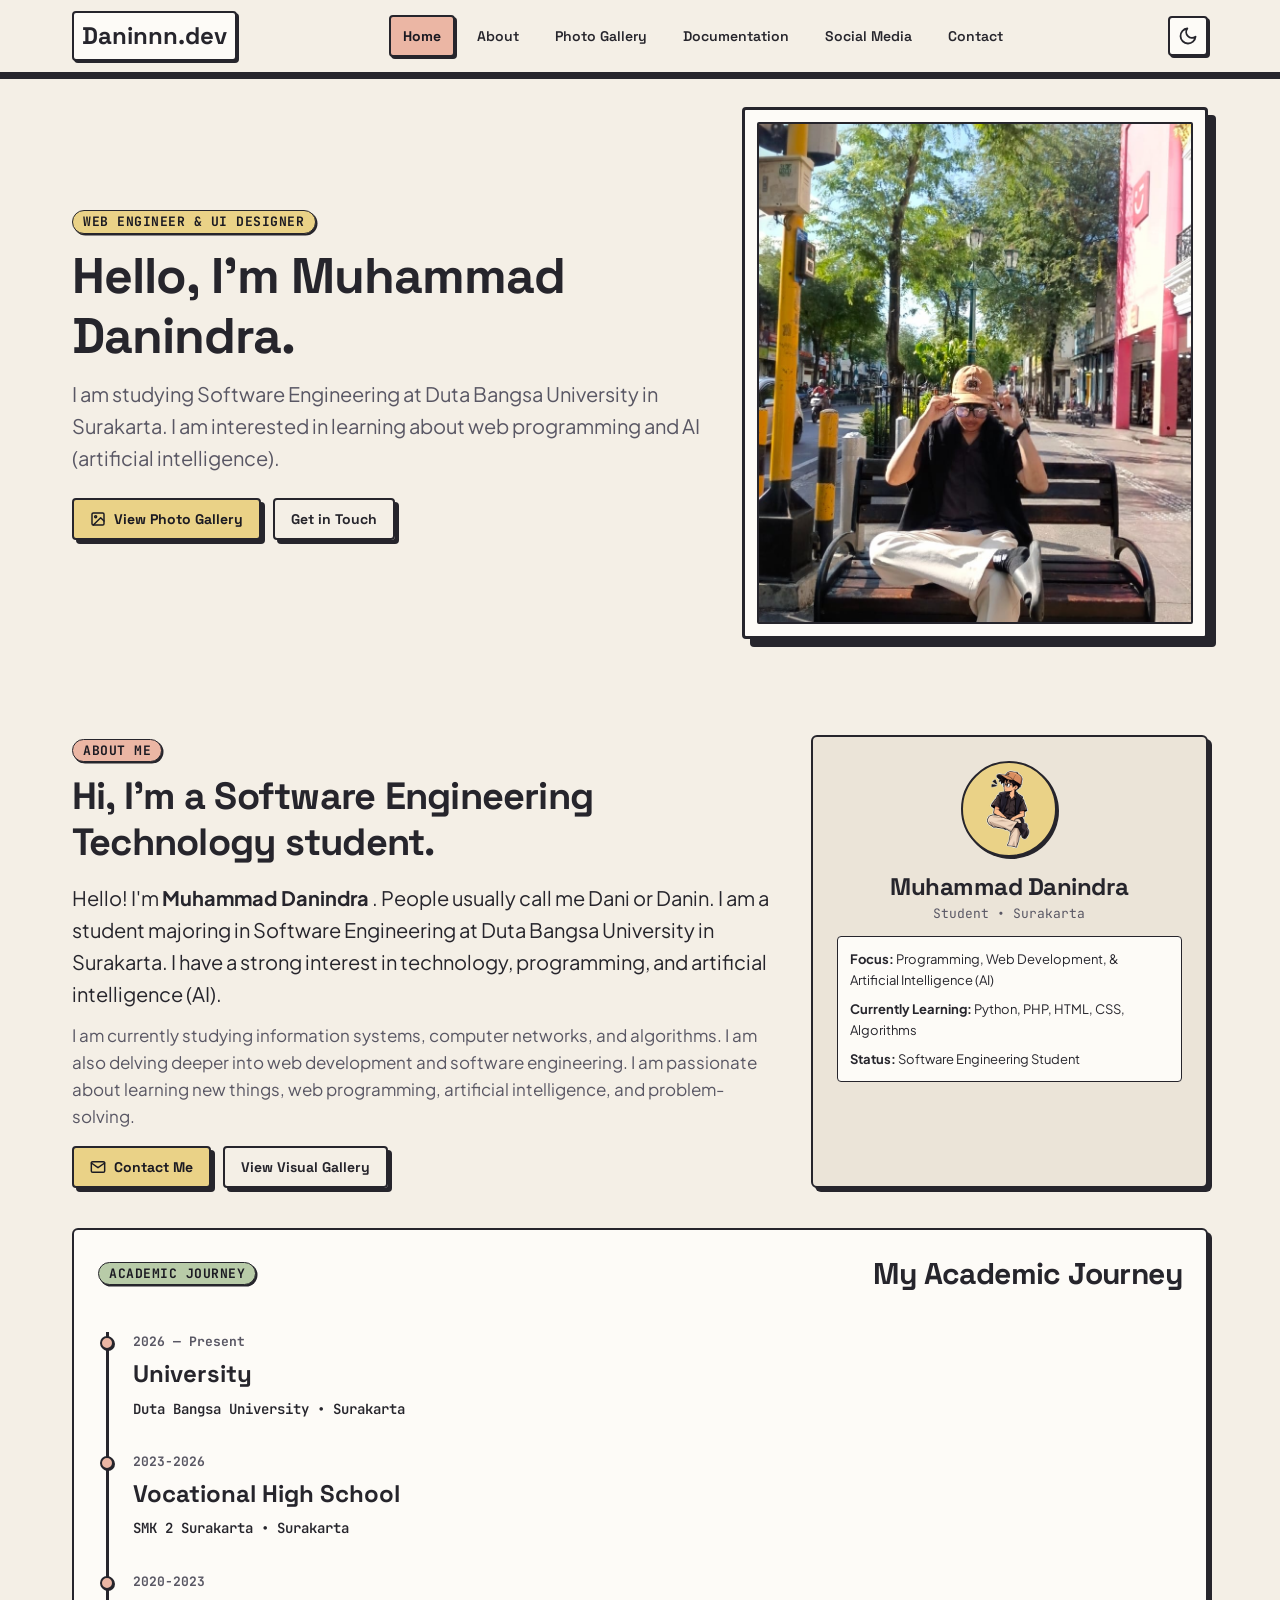
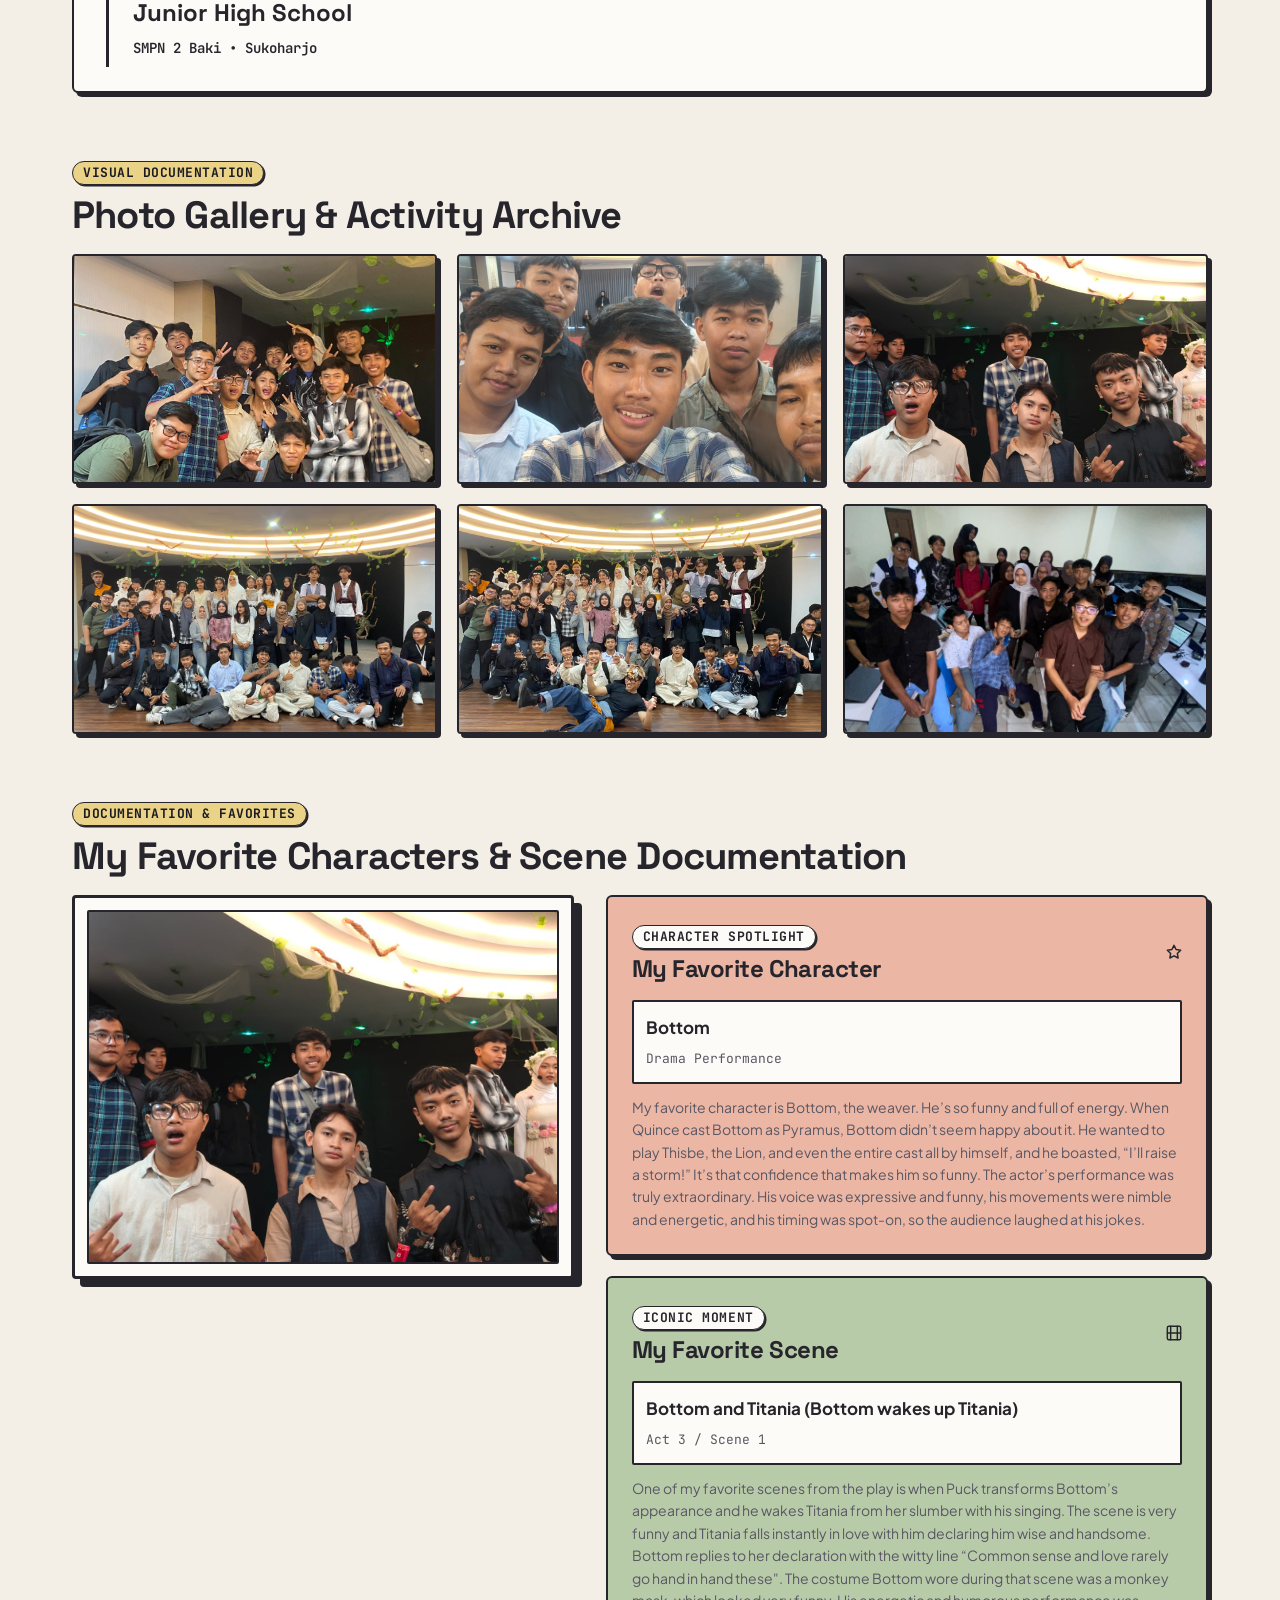
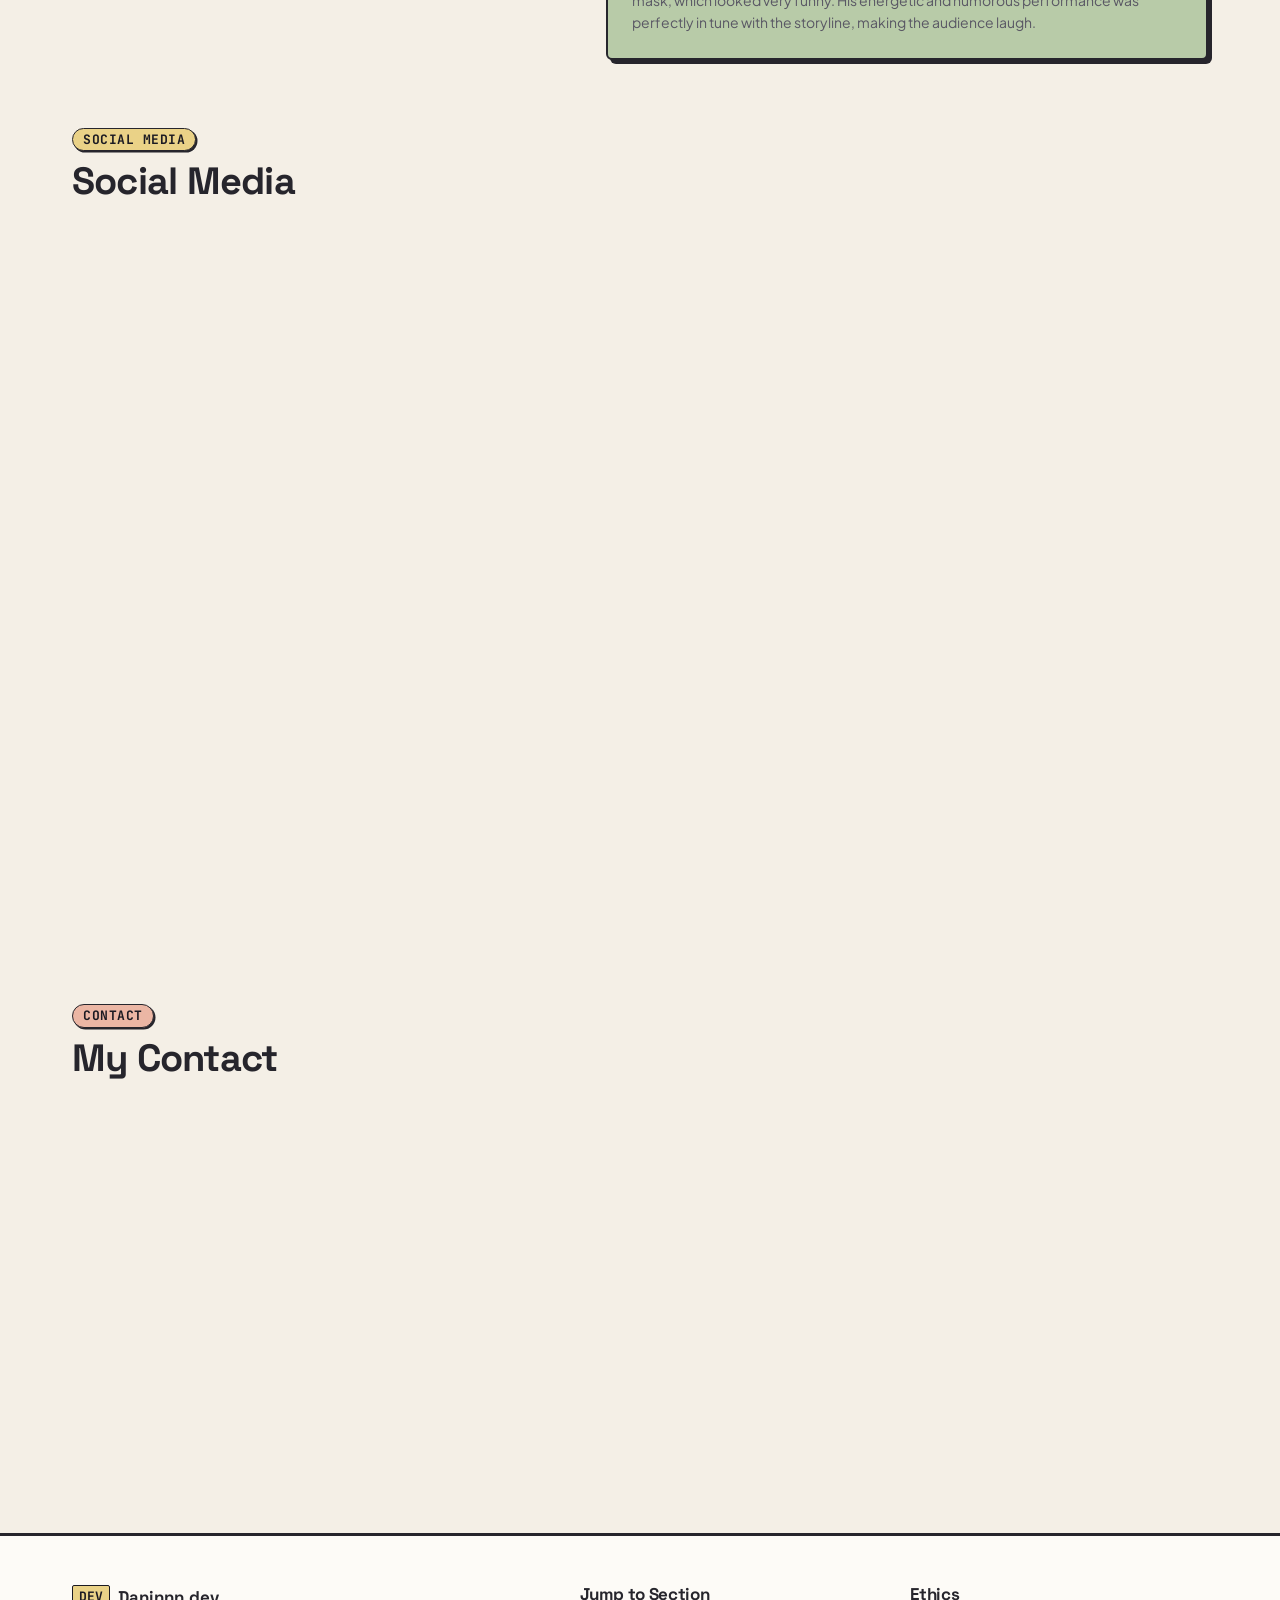
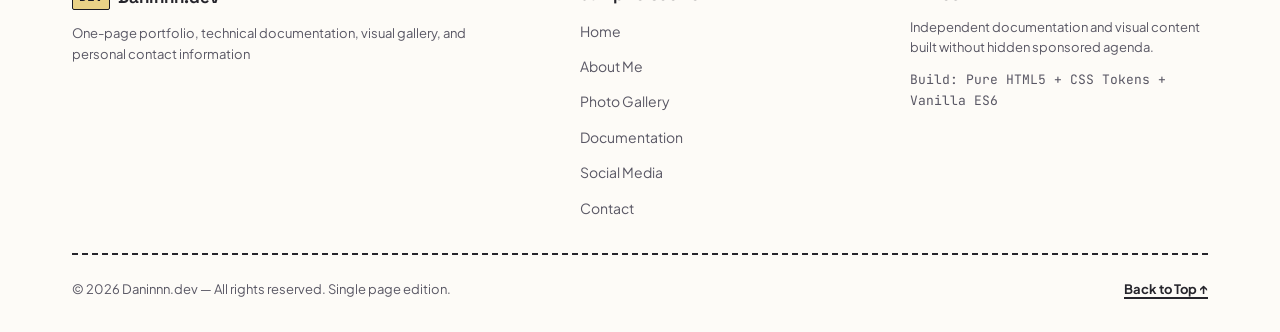
<file: index.html>
<!DOCTYPE html>
<html lang="en">

<head>
  <meta charset="UTF-8">
  <meta name="viewport" content="width=device-width, initial-scale=1.0">
  <meta name="description"
    content="Portfolio website, visual documentation gallery, and neo-brutalist web engineering lab.">
  <title>Daninnn — Portfolio, Gallery & Web Engineering</title>

  <link rel="icon" type="image/svg+xml" href="assets/icons/favicon.svg">
  <link rel="preconnect" href="https://fonts.googleapis.com">
  <link rel="preconnect" href="https://fonts.gstatic.com" crossorigin>
  <link
    href="https://fonts.googleapis.com/css2?family=JetBrains+Mono:wght@500;700&family=Plus+Jakarta+Sans:wght@400;500;600;700&family=Space+Grotesk:wght@600;700;800&display=swap"
    rel="stylesheet">

  <link rel="stylesheet" href="css/tokens.css">
  <link rel="stylesheet" href="css/base.css">
  <link rel="stylesheet" href="css/components.css">
  <link rel="stylesheet" href="css/pages.css">
  <link rel="stylesheet" href="css/animations.css">

  <script src="js/main.js" defer></script>
</head>

<body>

  <!-- Accessibility: Skip Link -->
  <a href="#home" class="skip-link">Skip to main content</a>

  <!-- Header & Sticky Navbar -->
  <header class="site-header">
    <div class="container">
      <nav class="navbar" aria-label="Main Navigation">
        <a href="#home" class="brand-logo" aria-label="Kolektif Web Home">
          <span>Daninnn.dev</span>
        </a>

        <!-- Desktop Navigation Links -->
        <ul class="nav-menu">
          <li><a href="#home" class="nav-link is-active">Home</a></li>
          <li><a href="#about" class="nav-link">About</a></li>
          <li><a href="#gallery" class="nav-link">Photo Gallery</a></li>
          <li><a href="#documentation" class="nav-link">Documentation</a></li>
          <li><a href="#reviews" class="nav-link">Social Media</a></li>
          <li><a href="#contact" class="nav-link">Contact</a></li>
        </ul>

        <!-- Theme Toggle & Mobile Button -->
        <div class="nav-actions">
          <button id="theme-toggle" class="theme-toggle-btn" aria-label="Toggle light or dark theme"
            title="Toggle Theme">
            <svg class="icon theme-icon-dark" viewBox="0 0 24 24">
              <path d="M21 12.79A9 9 0 1 1 11.21 3 7 7 0 0 0 21 12.79z"></path>
            </svg>
            <svg class="icon theme-icon-light" viewBox="0 0 24 24">
              <circle cx="12" cy="12" r="5"></circle>
              <line x1="12" y1="1" x2="12" y2="3"></line>
              <line x1="12" y1="21" x2="12" y2="23"></line>
              <line x1="4.22" y1="4.22" x2="5.64" y2="5.64"></line>
              <line x1="18.36" y1="18.36" x2="19.78" y2="19.78"></line>
              <line x1="1" y1="12" x2="3" y2="12"></line>
              <line x1="21" y1="12" x2="23" y2="12"></line>
              <line x1="4.22" y1="19.78" x2="5.64" y2="18.36"></line>
              <line x1="18.36" y1="5.64" x2="19.78" y2="4.22"></line>
            </svg>
          </button>
          <button id="mobile-nav-toggle" class="mobile-nav-toggle" aria-label="Open navigation menu"
            aria-expanded="false">
            <svg class="icon" viewBox="0 0 24 24">
              <line x1="3" y1="12" x2="21" y2="12"></line>
              <line x1="3" y1="6" x2="21" y2="6"></line>
              <line x1="3" y1="18" x2="21" y2="18"></line>
            </svg>
          </button>
        </div>
      </nav>
    </div>

    <!-- Mobile Drawer Overlay -->
    <div id="mobile-drawer" class="mobile-drawer" aria-label="Mobile Navigation">
      <a href="#home" class="nav-link is-active">Home</a>
      <a href="#about" class="nav-link">About</a>
      <a href="#gallery" class="nav-link">Photo Gallery</a>
      <a href="#documentation" class="nav-link">Documentation</a>
      <a href="#reviews" class="nav-link">Social Media</a>
      <a href="#contact" class="nav-link">Contact</a>
    </div>
  </header>

  <!-- Main Content (Single Page) -->
  <main id="main-content" class="site-main">
    <div class="container" style="display: flex; flex-direction: column; gap: var(--space-16);">

      <!-- ===================================================================
           SECTION 1: HOME / HERO (ABOUT ME & PHOTO FRAME)
           =================================================================== -->
      <section id="home" aria-labelledby="hero-title">
        <div class="hero">

          <!-- Left: Brief Introduction -->
          <div class="hero__text">
            <div class="hero__eyebrow">
              <span class="badge badge--mustard">Web Engineer & UI Designer</span>
            </div>
            <h1 id="hero-title" class="hero__title">
              Hello, I'm Muhammad Danindra.
            </h1>
            <p class="hero__lead">
              I am studying Software Engineering at Duta Bangsa University in Surakarta. I am interested in learning
              about web programming and AI (artificial intelligence).
            </p>
            <div class="hero__actions">
              <a href="#gallery" class="btn btn--primary">
                <svg class="icon icon--sm" viewBox="0 0 24 24">
                  <rect x="3" y="3" width="18" height="18" rx="2" ry="2" />
                  <circle cx="8.5" cy="8.5" r="1.5" />
                  <polyline points="21 15 16 10 5 21" />
                </svg>
                <span>View Photo Gallery</span>
              </a>
              <a href="#contact" class="btn btn--outline">
                <span>Get in Touch</span>
              </a>
            </div>
          </div>

          <!-- Right: Photo Frame with Neo-Brutalist Border -->
          <div class="hero__photo-wrapper">
            <div class="hero__photo-frame">
              <!-- Profile Photo -->
              <img src="assets/img/Foto 7.jpeg" alt="Profile Photo"
                onerror="this.style.display='none'; this.nextElementSibling.style.display='block';">
              <svg viewBox="0 0 320 370" width="100%" height="100%"
                style="display: none; background-color: var(--accent-mustard);">
                <rect x="20" y="20" width="280" height="330" fill="var(--surface)" stroke="var(--ink)"
                  stroke-width="2.5" rx="4" />
                <circle cx="160" cy="130" r="50" fill="var(--accent-peach)" stroke="var(--ink)" stroke-width="2.5" />
                <path d="M90 270 c0 -45 32 -65 70 -65 s70 20 70 65" fill="var(--accent-blue)" stroke="var(--ink)"
                  stroke-width="2.5" />
                <line x1="160" y1="180" x2="160" y2="205" stroke="var(--ink)" stroke-width="2.5" />
                <text x="50%" y="300" text-anchor="middle" font-family="monospace" font-size="13" font-weight="bold"
                  fill="var(--ink)">[ PUT YOUR PHOTO HERE ]</text>
                <text x="50%" y="322" text-anchor="middle" font-family="monospace" font-size="10"
                  fill="var(--ink-soft)">assets/img/profile.png</text>
              </svg>
            </div>
          </div>

        </div>
      </section>

      <!-- ===================================================================
           SECTION 2: ABOUT & CAREER TIMELINE
           =================================================================== -->
      <section id="about" aria-labelledby="about-title">
        <div class="about-hero">
          <div>
            <span class="badge badge--peach" style="margin-bottom: var(--space-3);">About Me</span>
            <h2 id="about-title" style="margin-bottom: var(--space-4);">
              Hi, I'm a Software Engineering Technology student.
            </h2>
            <p style="font-size: var(--text-md); margin-bottom: var(--space-3); color: var(--ink);">
              Hello! I'm <strong>Muhammad Danindra</strong> . People usually call me Dani or Danin. I am a student
              majoring in Software Engineering at Duta Bangsa University in Surakarta. I have a strong interest in
              technology, programming, and artificial intelligence (AI).

            </p>
            <p style="margin-bottom: var(--space-4);">
              I am currently studying information systems, computer networks, and algorithms. I am also delving deeper
              into web development and software engineering. I am passionate about learning new things, web programming,
              artificial intelligence, and problem-solving.
            </p>
            <div class="flex gap-3" style="flex-wrap: wrap;">
              <a href="#contact" class="btn btn--primary">
                <svg class="icon icon--sm" viewBox="0 0 24 24">
                  <path d="M4 4h16c1.1 0 2 .9 2 2v12c0 1.1-.9 2-2 2H4c-1.1 0-2-.9-2-2V6c0-1.1.9-2 2-2z" />
                  <polyline points="22,6 12,13 2,6" />
                </svg>
                <span>Contact Me</span>
              </a>
              <a href="#gallery" class="btn btn--outline">View Visual Gallery</a>
            </div>
          </div>

          <aside class="profile-card">
            <div class="profile-avatar">
              <img src="assets/img/profile.png" alt="profile">
            </div>
            <h3 style="font-size: var(--text-lg); margin-bottom: 2px;">Muhammad Danindra</h3>
            <span
              style="font-family: var(--font-mono); font-size: var(--text-xs); color: var(--ink-soft); display: block; margin-bottom: var(--space-3);">
              Student • Surakarta
            </span>
            <div
              style="background-color: var(--surface); border: 1.5px solid var(--border-color); border-radius: var(--radius-sm); padding: var(--space-3); text-align: left; font-size: var(--text-xs); display: flex; flex-direction: column; gap: var(--space-2);">
              <div><strong>Focus:</strong> Programming, Web Development, & Artificial Intelligence (AI)</div>
              <div><strong>Currently Learning:</strong> Python, PHP, HTML, CSS, Algorithms</div>
              <div><strong>Status:</strong> Software Engineering Student</div>
            </div>
          </aside>
        </div>

        <!-- Career Timeline -->
        <div class="card card--static" style="margin-top: var(--space-6);">
          <div class="card__header">
            <span class="badge badge--sage">Academic Journey</span>
            <h3 style="margin-top: 2px;">My Academic Journey</h3>
          </div>
          <div class="timeline">
            <div class="timeline-item anim-ready">
              <div class="timeline-dot"></div>
              <div class="timeline-date">2026 — Present</div>
              <div class="timeline-role">University</div>
              <div class="timeline-company">Duta Bangsa University • Surakarta</div>
            </div>
            <div class="timeline-item anim-ready">
              <div class="timeline-dot"></div>
              <div class="timeline-date">2023-2026</div>
              <div class="timeline-role">Vocational High School</div>
              <div class="timeline-company">SMK 2 Surakarta • Surakarta</div>
            </div>
            <div class="timeline-item anim-ready">
              <div class="timeline-dot"></div>
              <div class="timeline-date">2020-2023</div>
              <div class="timeline-role">Junior High School</div>
              <div class="timeline-company">SMPN 2 Baki • Sukoharjo</div>
            </div>
          </div>
        </div>
      </section>

      <!-- ===================================================================
           SECTION 3: PHOTO GALLERY & VISUAL DOCUMENTATION
           =================================================================== -->
      <section id="gallery" aria-labelledby="gallery-title">
        <div style="margin-bottom: var(--space-4);">
          <span class="badge badge--mustard">Visual Documentation</span>
          <h2 id="gallery-title" style="margin-top: var(--space-2);">Photo Gallery & Activity Archive</h2>
        </div>

        <div class="gallery-grid">
          <!-- Photo 1 -->
          <article class="gallery-card anim-ready">
            <div class="gallery-media">
              <img src="assets/img/Foto 1.jpeg" alt="Photo 1"
                onload="this.style.display='block'; if(this.nextElementSibling) this.nextElementSibling.style.display='none';"
                onerror="this.style.display='none'; if(this.nextElementSibling) this.nextElementSibling.style.display='block';"
                style="display: none;">
              <svg viewBox="0 0 400 220" width="100%" height="100%"
                style="display: block; background-color: var(--accent-mustard);">
                <rect x="20" y="30" width="360" height="150" fill="var(--surface)" stroke="var(--ink)"
                  stroke-width="2.5" rx="4" />
                <rect x="50" y="55" width="180" height="95" fill="var(--surface-alt)" stroke="var(--ink)"
                  stroke-width="2" rx="2" />
                <rect x="250" y="55" width="100" height="95" fill="var(--accent-sage)" stroke="var(--ink)"
                  stroke-width="2" rx="2" />
                <line x1="140" y1="180" x2="260" y2="180" stroke="var(--ink)" stroke-width="3" stroke-linecap="round" />
                <text x="50%" y="195" text-anchor="middle" font-family="monospace" font-size="12" font-weight="bold"
                  fill="var(--ink)">[ PHOTO 1 ]</text>
              </svg>
            </div>
          </article>

          <!-- Photo 2 -->
          <article class="gallery-card anim-ready">
            <div class="gallery-media">
              <img src="assets/img/Foto 2.jpeg" alt="Photo 2"
                onload="this.style.display='block'; if(this.nextElementSibling) this.nextElementSibling.style.display='none';"
                onerror="this.style.display='none'; if(this.nextElementSibling) this.nextElementSibling.style.display='block';"
                style="display: none;">
              <svg viewBox="0 0 400 220" width="100%" height="100%"
                style="display: block; background-color: var(--accent-peach);">
                <circle cx="200" cy="90" r="45" fill="var(--surface)" stroke="var(--ink)" stroke-width="2.5" />
                <rect x="120" y="145" width="160" height="50" fill="var(--surface)" stroke="var(--ink)"
                  stroke-width="2.5" rx="6" />
                <text x="50%" y="100" text-anchor="middle" font-family="monospace" font-size="28" font-weight="bold"
                  fill="var(--ink)">🎤</text>
                <text x="50%" y="175" text-anchor="middle" font-family="monospace" font-size="12" font-weight="bold"
                  fill="var(--ink)">[ PHOTO 2 ]</text>
              </svg>
            </div>
          </article>

          <!-- Photo 3 -->
          <article class="gallery-card anim-ready">
            <div class="gallery-media">
              <img src="assets/img/Foto 3.jpeg" alt="Photo 3"
                onload="this.style.display='block'; if(this.nextElementSibling) this.nextElementSibling.style.display='none';"
                onerror="this.style.display='none'; if(this.nextElementSibling) this.nextElementSibling.style.display='block';"
                style="display: none;">
              <svg viewBox="0 0 400 220" width="100%" height="100%"
                style="display: block; background-color: var(--accent-sage);">
                <rect x="40" y="30" width="320" height="150" fill="var(--surface)" stroke="var(--ink)"
                  stroke-width="2.5" rx="4" />
                <circle cx="100" cy="100" r="24" fill="var(--accent-peach)" stroke="var(--ink)" stroke-width="2" />
                <rect x="160" y="80" width="80" height="40" fill="var(--accent-blue)" stroke="var(--ink)"
                  stroke-width="2" rx="2" />
                <circle cx="300" cy="100" r="24" fill="var(--accent-mustard)" stroke="var(--ink)" stroke-width="2" />
                <line x1="124" y1="100" x2="160" y2="100" stroke="var(--ink)" stroke-width="2" />
                <line x1="240" y1="100" x2="276" y2="100" stroke="var(--ink)" stroke-width="2" />
                <text x="50%" y="160" text-anchor="middle" font-family="monospace" font-size="12" font-weight="bold"
                  fill="var(--ink)">[ PHOTO 3 ]</text>
              </svg>
            </div>
          </article>

          <!-- Photo 4 -->
          <article class="gallery-card anim-ready">
            <div class="gallery-media">
              <img src="assets/img/Foto 4.jpeg" alt="Photo 4"
                onload="this.style.display='block'; if(this.nextElementSibling) this.nextElementSibling.style.display='none';"
                onerror="this.style.display='none'; if(this.nextElementSibling) this.nextElementSibling.style.display='block';"
                style="display: none;">
              <svg viewBox="0 0 400 220" width="100%" height="100%"
                style="display: block; background-color: var(--accent-blue);">
                <rect x="60" y="40" width="280" height="135" fill="var(--surface)" stroke="var(--ink)"
                  stroke-width="2.5" rx="4" />
                <line x1="90" y1="75" x2="310" y2="75" stroke="var(--ink)" stroke-width="2" />
                <line x1="90" y1="105" x2="260" y2="105" stroke="var(--ink)" stroke-width="2" />
                <line x1="90" y1="135" x2="200" y2="135" stroke="var(--ink)" stroke-width="2" />
                <text x="50%" y="160" text-anchor="middle" font-family="monospace" font-size="12" font-weight="bold"
                  fill="var(--ink)">[ PHOTO 4 ]</text>
              </svg>
            </div>
          </article>

          <!-- Photo 5 -->
          <article class="gallery-card anim-ready">
            <div class="gallery-media">
              <img src="assets/img/Foto 5.jpeg" alt="Photo 5"
                onload="this.style.display='block'; if(this.nextElementSibling) this.nextElementSibling.style.display='none';"
                onerror="this.style.display='none'; if(this.nextElementSibling) this.nextElementSibling.style.display='block';"
                style="display: none;">
              <svg viewBox="0 0 400 220" width="100%" height="100%"
                style="display: block; background-color: var(--accent-peach);">
                <polygon points="200,45 280,165 120,165" fill="var(--accent-sage)" stroke="var(--ink)"
                  stroke-width="2.5" />
                <polygon points="270,75 340,165 200,165" fill="var(--surface)" stroke="var(--ink)" stroke-width="2.5" />
                <circle cx="100" cy="70" r="22" fill="var(--accent-mustard)" stroke="var(--ink)" stroke-width="2" />
                <text x="50%" y="195" text-anchor="middle" font-family="monospace" font-size="12" font-weight="bold"
                  fill="var(--ink)">[ PHOTO 5 ]</text>
              </svg>
            </div>
          </article>

          <!-- Photo 6 -->
          <article class="gallery-card anim-ready">
            <div class="gallery-media">
              <img src="assets/img/Foto 6.jpeg" alt="Photo 6"
                onload="this.style.display='block'; if(this.nextElementSibling) this.nextElementSibling.style.display='none';"
                onerror="this.style.display='none'; if(this.nextElementSibling) this.nextElementSibling.style.display='block';"
                style="display: none;">
              <svg viewBox="0 0 400 220" width="100%" height="100%"
                style="display: block; background-color: var(--accent-mustard);">
                <rect x="90" y="45" width="95" height="130" fill="var(--surface)" stroke="var(--ink)" stroke-width="2.5"
                  rx="2" />
                <rect x="215" y="45" width="95" height="130" fill="var(--accent-blue)" stroke="var(--ink)"
                  stroke-width="2.5" rx="2" />
                <line x1="110" y1="80" x2="165" y2="80" stroke="var(--ink)" stroke-width="2" />
                <line x1="235" y1="80" x2="290" y2="80" stroke="var(--ink)" stroke-width="2" />
                <text x="50%" y="195" text-anchor="middle" font-family="monospace" font-size="12" font-weight="bold"
                  fill="var(--ink)">[ PHOTO 6 ]</text>
              </svg>
            </div>
          </article>
        </div>
      </section>

      <!-- ===================================================================
           SECTION 4: DOCUMENTATION (PHOTO + FAVORITE CHARACTER & SCENE)
           =================================================================== -->
      <section id="documentation" aria-labelledby="docs-title">
        <div style="margin-bottom: var(--space-4);">
          <span class="badge badge--mustard">Documentation & Favorites</span>
          <h2 id="docs-title" style="margin-top: var(--space-2);">My Favorite Characters & Scene Documentation</h2>
        </div>

        <div class="favorite-doc-grid">

          <!-- Left Column: Photo Frame -->
          <div class="favorite-frame-card anim-ready">
            <div class="favorite-frame">
              <!-- Put your favorite scene/character photo in assets/img/favorite.jpg -->
              <img src="assets/img/Foto 3.jpeg" alt="Favorite Character or Scene"
                onload="this.style.display='block'; if(this.nextElementSibling) this.nextElementSibling.style.display='none';"
                onerror="this.style.display='none'; if(this.nextElementSibling) this.nextElementSibling.style.display='block';"
                style="display: none;">
              <svg viewBox="0 0 400 300" width="100%" height="100%"
                style="display: block; background-color: var(--accent-mustard);">
                <rect x="25" y="25" width="350" height="250" fill="var(--surface)" stroke="var(--ink)"
                  stroke-width="2.5" rx="4" />
                <circle cx="200" cy="120" r="50" fill="var(--accent-peach)" stroke="var(--ink)" stroke-width="2" />
                <polygon points="110,240 290,240 200,165" fill="var(--accent-blue)" stroke="var(--ink)"
                  stroke-width="2" />
                <polygon points="170,240 330,240 250,185" fill="var(--accent-sage)" stroke="var(--ink)"
                  stroke-width="2" />
                <text x="50%" y="225" text-anchor="middle" font-family="monospace" font-size="13" font-weight="bold"
                  fill="var(--ink)">[ PUT YOUR PHOTO HERE ]</text>
                <text x="50%" y="245" text-anchor="middle" font-family="monospace" font-size="10"
                  fill="var(--ink-soft)">assets/img/favorite.jpg</text>
              </svg>
            </div>
          </div>

          <!-- Right Column: My Favorite Character & My Favorite Scene -->
          <div class="favorite-text-column">

            <!-- Block 1: My Favorite Character -->
            <article class="card card--peach">
              <div class="card__header">
                <div>
                  <span class="badge badge--neutral" style="margin-bottom: 2px;">Character Spotlight</span>
                  <h3 style="margin-top: 4px; font-size: var(--text-lg); color: var(--ink);">My Favorite Character</h3>
                </div>
                <svg class="icon icon--sm" viewBox="0 0 24 24" style="stroke: var(--ink);">
                  <polygon
                    points="12 2 15.09 8.26 22 9.27 17 14.14 18.18 21.02 12 17.77 5.82 21.02 7 14.14 2 9.27 8.91 8.26 12 2" />
                </svg>
              </div>
              <div class="card__body">
                <div
                  style="background-color: var(--surface); border: var(--border); border-radius: var(--radius-xs); padding: var(--space-3); margin-bottom: var(--space-3);">
                  <strong style="display: block; font-size: var(--text-base); color: var(--ink); margin-bottom: 2px;">
                    Bottom
                  </strong>
                  <span style="font-family: var(--font-mono); font-size: var(--text-xs); color: var(--ink-soft);">
                    Drama Performance
                  </span>
                </div>
                <p style="font-size: var(--text-sm); color: var(--ink-soft); line-height: 1.6;">
                  My favorite character is Bottom, the weaver. He’s so funny and full of energy.
                  When Quince cast Bottom as Pyramus,
                  Bottom didn’t seem happy about it. He wanted to play Thisbe,
                  the Lion, and even the entire cast all by himself, and
                  he boasted, “I’ll raise a storm!” It’s that confidence
                  that makes him so funny. The actor’s performance was truly extraordinary. His voice
                  was expressive and funny, his movements
                  were nimble and energetic, and
                  his timing was spot-on, so the audience laughed at his jokes.
                </p>
              </div>
            </article>

            <!-- Block 2: My Favorite Scene -->
            <article class="card card--sage">
              <div class="card__header">
                <div>
                  <span class="badge badge--neutral" style="margin-bottom: 2px;">Iconic Moment</span>
                  <h3 style="margin-top: 4px; font-size: var(--text-lg); color: var(--ink);">My Favorite Scene</h3>
                </div>
                <svg class="icon icon--sm" viewBox="0 0 24 24" style="stroke: var(--ink);">
                  <rect x="2" y="2" width="20" height="20" rx="2.18" ry="2.18" />
                  <line x1="7" y1="2" x2="7" y2="22" />
                  <line x1="17" y1="2" x2="17" y2="22" />
                  <line x1="2" y1="12" x2="22" y2="12" />
                </svg>
              </div>
              <div class="card__body">
                <div
                  style="background-color: var(--surface); border: var(--border); border-radius: var(--radius-xs); padding: var(--space-3); margin-bottom: var(--space-3);">
                  <strong style="display: block; font-size: var(--text-base); color: var(--ink); margin-bottom: 2px;">
                    Bottom and Titania (Bottom wakes up Titania)
                  </strong>
                  <span style="font-family: var(--font-mono); font-size: var(--text-xs); color: var(--ink-soft);">
                    Act 3 / Scene 1
                  </span>
                </div>
                <p style="font-size: var(--text-sm); color: var(--ink-soft); line-height: 1.6;">
                  One of my favorite scenes from the play is when Puck transforms Bottom’s appearance and he wakes
                  Titania from her slumber with his singing. The scene is very funny and Titania falls instantly in love
                  with him declaring him wise and handsome. Bottom replies to her declaration with the witty line
                  “Common sense and love rarely go hand in hand these".
                  The costume Bottom wore during that scene was a monkey mask, which looked very funny. His energetic
                  and humorous performance was perfectly in tune with the storyline, making the audience laugh.
                </p>
              </div>
            </article>

          </div>

        </div>
      </section>

      <!-- ===================================================================
           SECTION 5: SOCIAL MEDIA
           =================================================================== -->
      <section id="reviews" aria-labelledby="reviews-title">
        <div style="margin-bottom: var(--space-4);">
          <span class="badge badge--mustard">Social Media</span>
          <h2 id="reviews-title" style="margin-top: var(--space-2);">Social Media</h2>
        </div>

        <!-- 2 Social Media Cards -->
        <div id="reviews-grid" class="reviews-grid">
          <!-- Card 1: Instagram -->
          <article class="card review-card anim-ready">
            <div class="card__header" style="margin-bottom: var(--space-2);">
              <span class="badge badge--peach">Social Media</span>
            </div>
            <div class="card__media"
              style="width: 100%; height: 200px; border: var(--border); border-radius: var(--radius-xs); overflow: hidden; margin-bottom: var(--space-3); background: linear-gradient(45deg, #f09433 0%, #e6683c 25%, #dc2743 50%, #cc2366 75%, #bc1888 100%); display: flex; align-items: center; justify-content: center;">
              <img src="assets/img/Instagram.jpg" alt="Instagram"
                onload="this.style.display='block'; if(this.nextElementSibling) this.nextElementSibling.style.display='none';"
                onerror="this.style.display='none'; if(this.nextElementSibling) this.nextElementSibling.style.display='block';"
                style="display: none; width: 100%; height: 100%; object-fit: cover;">
              <svg viewBox="0 0 24 24" width="72" height="72" fill="none" stroke="#FFFFFF" stroke-width="2"
                stroke-linecap="round" stroke-linejoin="round" style="display: block;">
                <rect x="2" y="2" width="20" height="20" rx="5" ry="5"></rect>
                <path d="M16 11.37A4 4 0 1 1 12.63 8 4 4 0 0 1 16 11.37z"></path>
                <line x1="17.5" y1="6.5" x2="17.51" y2="6.5"></line>
              </svg>
            </div>
            <div class="card__body">
              <h3 style="font-size: var(--text-xl); margin-bottom: var(--space-2);">Instagram</h3>
              <p
                style="font-size: var(--text-xs); color: var(--ink-soft); line-height: 1.5; margin-bottom: var(--space-3);">
                Instagram is a social media app owned by Meta where people share photos, Reels, and Stories with friends
                and followers. </p>
              <!-- Dedicated Pros & Cons Section -->
              <div class="pros-cons-container">
                <!-- Bagian Kelebihan (Pros) -->
                <div class="pros-box">
                  <div class="pros-box__header">
                    <span class="badge badge--sage">Strengths</span>
                  </div>
                  <ul class="pros-box__list">
                    <li class="pro-item">✓ Stories and Close Friends make it easy to share everyday moments without
                      everyone seeing them</li>
                    <li class="pro-item">✓ Photos and videos look clean, so it’s a good place for personal branding</li>
                  </ul>
                </div>

                <!-- Bagian Kekurangan (Cons) -->
                <div class="cons-box">
                  <div class="cons-box__header">
                    <span class="badge badge--peach">Weaknesses</span>
                  </div>
                  <ul class="cons-box__list">
                    <li class="con-item">✕ The video algorithm is too fast, and strange videos often appear</li>
                    <li class="con-item">✕ A lot of ads that are very distracting</li>
                  </ul>
                </div>
              </div>
            </div>
          </article>

          <!-- Card 2: TikTok -->
          <article class="card review-card anim-ready">
            <div class="card__header" style="margin-bottom: var(--space-2);">
              <span class="badge badge--peach">Social Media</span>
            </div>
            <div class="card__media"
              style="width: 100%; height: 200px; border: var(--border); border-radius: var(--radius-xs); overflow: hidden; margin-bottom: var(--space-3); background-color: #010101; display: flex; align-items: center; justify-content: center;">
              <img src="assets/img/Tiktok.jpg" alt="TikTok"
                onload="this.style.display='block'; if(this.nextElementSibling) this.nextElementSibling.style.display='none';"
                onerror="this.style.display='none'; if(this.nextElementSibling) this.nextElementSibling.style.display='block';"
                style="display: none; width: 100%; height: 100%; object-fit: cover;">
              <svg viewBox="0 0 24 24" width="72" height="72" fill="none" style="display: block;">
                <path
                  d="M19.589 6.686a4.793 4.793 0 0 1-3.77-4.245V2h-3.445v13.672a2.896 2.896 0 0 1-2.887 2.887 2.896 2.896 0 0 1-2.887-2.887 2.896 2.896 0 0 1 2.887-2.887c.307 0 .604.048.882.138V9.324a6.34 6.34 0 0 0-.882-.062C5.975 9.262 3.14 12.097 3.14 15.6a6.34 6.34 0 0 0 6.34 6.34c3.498 0 6.335-2.838 6.335-6.34V9.006a8.163 8.163 0 0 0 4.774 1.526V7.087a4.78 4.78 0 0 1-1-.401z"
                  fill="#25F4EE" transform="translate(-1, 1)" opacity="0.8" />
                <path
                  d="M19.589 6.686a4.793 4.793 0 0 1-3.77-4.245V2h-3.445v13.672a2.896 2.896 0 0 1-2.887 2.887 2.896 2.896 0 0 1-2.887-2.887 2.896 2.896 0 0 1 2.887-2.887c.307 0 .604.048.882.138V9.324a6.34 6.34 0 0 0-.882-.062C5.975 9.262 3.14 12.097 3.14 15.6a6.34 6.34 0 0 0 6.34 6.34c3.498 0 6.335-2.838 6.335-6.34V9.006a8.163 8.163 0 0 0 4.774 1.526V7.087a4.78 4.78 0 0 1-1-.401z"
                  fill="#FE2C55" transform="translate(1, -1)" opacity="0.8" />
                <path
                  d="M19.589 6.686a4.793 4.793 0 0 1-3.77-4.245V2h-3.445v13.672a2.896 2.896 0 0 1-2.887 2.887 2.896 2.896 0 0 1-2.887-2.887 2.896 2.896 0 0 1 2.887-2.887c.307 0 .604.048.882.138V9.324a6.34 6.34 0 0 0-.882-.062C5.975 9.262 3.14 12.097 3.14 15.6a6.34 6.34 0 0 0 6.34 6.34c3.498 0 6.335-2.838 6.335-6.34V9.006a8.163 8.163 0 0 0 4.774 1.526V7.087a4.78 4.78 0 0 1-1-.401z"
                  fill="#FFFFFF" />
              </svg>
            </div>
            <div class="card__body">
              <h3 style="font-size: var(--text-xl); margin-bottom: var(--space-2);">TikTok</h3>
              <p
                style="font-size: var(--text-xs); color: var(--ink-soft); line-height: 1.5; margin-bottom: var(--space-3);">
                TikTok is a short-video app from ByteDance where users watch, make, and share videos, often with music,
                effects, and trends.
              </p>
              <!-- Dedicated Pros & Cons Section -->
              <div class="pros-cons-container">
                <!-- Bagian Kelebihan (Pros) -->
                <div class="pros-box">
                  <div class="pros-box__header">
                    <span class="badge badge--sage">Strengths</span>
                  </div>
                  <ul class="pros-box__list">
                    <li class="pro-item">✓ The For You Page (FYP) is very good at finding videos I like, even when I
                      don’t follow the creator</li>
                    <li class="pro-item">✓ The built-in editing tools, sounds, and effects make it easy to create a
                      video without any extra app</li>
                  </ul>
                </div>

                <!-- Bagian Kekurangan (Cons) -->
                <div class="cons-box">
                  <div class="cons-box__header">
                    <span class="badge badge--peach">Weaknesses</span>
                  </div>
                  <ul class="cons-box__list">
                    <li class="con-item">✕ It’s very addictive, and I often end up scrolling for much longer than I
                      planned</li>
                    <li class="con-item">✕ Some content is low quality or just copies a trend, and misinformation
                      spreads quickly too</li>
                    <li class="con-item">✕ There are too many ads popping up, and they're really annoying</li>
                  </ul>
                </div>
              </div>
            </div>
          </article>
        </div>
      </section>

      <!-- ===================================================================
           SECTION 6: CONTACT & INQUIRIES
           =================================================================== -->
      <section id="contact" aria-labelledby="contact-title">
        <div style="margin-bottom: var(--space-4);">
          <span class="badge badge--peach">Contact</span>
          <h2 id="contact-title" style="margin-top: var(--space-2);">My Contact</h2>
        </div>

        <div class="contact-grid">
          <aside class="card card--peach anim-ready">
            <div class="card__header">
              <span class="badge badge--neutral">Official Contact</span>
              <svg class="icon icon--sm" viewBox="0 0 24 24">
                <path
                  d="M22 16.92v3a2 2 0 0 1-2.18 2 19.79 19.79 0 0 1-8.63-3.07 19.5 19.5 0 0 1-6-6 19.79 19.79 0 0 1-3.07-8.67A2 2 0 0 1 4.11 2h3a2 2 0 0 1 2 1.72 12.84 12.84 0 0 0 .7 2.81 2 2 0 0 1-.45 2.11L8.09 9.91a16 16 0 0 0 6 6l1.27-1.27a2 2 0 0 1 2.11-.45 12.84 12.84 0 0 0 2.81.7A2 2 0 0 1 22 16.92z" />
              </svg>
            </div>
            <div class="card__body">
              <h3 style="font-size: var(--text-lg); margin-bottom: var(--space-2); color: var(--ink);">I'll reply after
                class.</h3>
              <p
                style="font-size: var(--text-xs); color: var(--ink-soft); line-height: 1.5; margin-bottom: var(--space-4);">
                I study from 8 a.m. to 3 p.m. Please send me a message outside of my study hours.
              </p>
              <ul class="contact-info-list">
                <li class="contact-info-item">
                  <div class="contact-icon-box">
                    <svg class="icon" viewBox="0 0 24 24">
                      <path d="M4 4h16c1.1 0 2 .9 2 2v12c0 1.1-.9 2-2 2H4c-1.1 0-2-.9-2-2V6c0-1.1.9-2 2-2z" />
                      <polyline points="22,6 12,13 2,6" />
                    </svg>
                  </div>
                  <div>
                    <strong
                      style="font-size: var(--text-xs); text-transform: uppercase; color: var(--ink-soft); display: block;">Direct
                      Email</strong>
                    <a href="mailto:danindra@kolektif.dev"
                      style="font-size: var(--text-sm); font-weight: 700; color: var(--ink);">danindraiswardhana@gmail.com</a>
                  </div>
                </li>
                <li class="contact-info-item">
                  <div class="contact-icon-box">
                    <svg class="icon" viewBox="0 0 24 24">
                      <path d="M21 10c0 7-9 13-9 13s-9-6-9-13a9 9 0 0 1 18 0z" />
                      <circle cx="12" cy="10" r="3" />
                    </svg>
                  </div>
                  <div>
                    <strong
                      style="font-size: var(--text-xs); text-transform: uppercase; color: var(--ink-soft); display: block;">Location
                      & Timezone</strong>
                    <span style="font-size: var(--text-sm); font-weight: 600; color: var(--ink);">Surakarta, Indonesia
                      (WIB /
                      UTC+7)</span>
                  </div>
                </li>
              </ul>
              <div style="margin-top: var(--space-4); padding-top: var(--space-3); border-top: var(--border-dashed);">
                <div class="contact-social-links">
                  <a href="https://github.com/Danin2" target="_blank" rel="noopener noreferrer"
                    class="btn btn--sm btn--outline" style="background-color: var(--surface);">GitHub</a>
                  <a href="https://www.linkedin.com/in/muhammad-danindra-iswardhana-b2b7282a4/" target="_blank"
                    rel="noopener noreferrer" class="btn btn--sm btn--outline"
                    style="background-color: var(--surface);">LinkedIn</a>
                  <a href="https://www.instagram.com/dn_nin?xtok=amh5ZmN5OGg5b29x" target="_blank"
                    rel="noopener noreferrer" class="btn btn--sm btn--outline"
                    style="background-color: var(--surface);">Instagram</a>
                </div>
              </div>
            </div>
          </aside>
        </div>
      </section>

    </div>
  </main>

  <!-- Footer -->
  <footer class="site-footer">
    <div class="container">
      <div class="footer-grid">
        <div>
          <div class="footer-col__title">
            <span class="brand-logo__tag">DEV</span>
            <span>Daninnn.dev</span>
          </div>
          <p style="font-size: var(--text-xs); color: var(--ink-soft); max-width: 40ch;">
            One-page portfolio, technical documentation, visual gallery, and personal contact information
          </p>
        </div>

        <div>
          <h4 class="footer-col__title">Jump to Section</h4>
          <ul class="footer-nav">
            <li><a href="#home">Home</a></li>
            <li><a href="#about">About Me</a></li>
            <li><a href="#gallery">Photo Gallery</a></li>
            <li><a href="#documentation">Documentation</a></li>
            <li><a href="#reviews">Social Media</a></li>
            <li><a href="#contact">Contact</a></li>
          </ul>
        </div>

        <div>
          <h4 class="footer-col__title">Ethics</h4>
          <p style="font-size: var(--text-xs); color: var(--ink-soft); margin-bottom: var(--space-2);">
            Independent documentation and visual content built without hidden sponsored agenda.
          </p>
          <p style="font-size: var(--text-xs); font-family: var(--font-mono); color: var(--ink-soft);">
            Build: Pure HTML5 + CSS Tokens + Vanilla ES6
          </p>
        </div>
      </div>

      <div class="footer-bottom">
        <div>© 2026 Daninnn.dev — All rights reserved. Single page edition.</div>
        <div class="flex gap-4">
          <a href="#home" style="font-size: var(--text-xs); font-weight: 700;">Back to Top ↑</a>
        </div>
      </div>
    </div>
  </footer>

</body>

</html>
</file>
<file: css/tokens.css>
/**
 * TOKENS.CSS
 * Neo-Brutalist Design Tokens - Muted Warm Palette
 * Built with CSS Custom Properties
 */

:root {
  /* --- Base Color Palette (Warm & Muted, Non-Neon) --- */
  --bg: #F4EFE6;           /* Krem hangat, latar utama */
  --surface: #FDFBF7;      /* Permukaan kartu & panel */
  --surface-alt: #EBE4D8;  /* Permukaan sekunder/aksen netral */
  --surface-hover: #F2ECE0;/* Hover state untuk list/item */

  /* --- Ink & Text --- */
  --ink: #26252C;          /* Teks utama & border solid (bukan #000 pekat) */
  --ink-soft: #595764;     /* Teks sekunder & deskripsi */
  --ink-faint: #8E8C9A;    /* Placeholder & divider halus */

  /* --- Accent Palette (Pastel Hangat Berkarakter) --- */
  --accent-peach: #EBB6A4;   /* Terracotta / Peach lembut */
  --accent-sage: #B8CBA8;    /* Sage green alami */
  --accent-blue: #A7BCD8;    /* Dusty blue teknikal */
  --accent-mustard: #EAD287; /* Mustard hangat */
  --accent-coral: #E68F80;   /* Aksen perhatian / warning */

  /* --- Semantic Status --- */
  --status-success: #88B990;
  --status-warning: #EAD287;
  --status-danger: #E27968;
  --status-info: #A7BCD8;

  /* --- Borders & Strokes --- */
  --border-width: 2.5px;
  --border-width-lg: 3px;
  --border-color: var(--ink);
  --border: var(--border-width) solid var(--border-color);
  --border-lg: var(--border-width-lg) solid var(--border-color);
  --border-dashed: var(--border-width) dashed var(--border-color);

  /* --- Hard Shadows (Brutalist Zero-Blur) --- */
  --shadow-color: var(--border-color);
  --shadow-sm: 2px 2px 0 var(--shadow-color);
  --shadow: 4px 4px 0 var(--shadow-color);
  --shadow-lg: 6px 6px 0 var(--shadow-color);
  --shadow-xl: 8px 8px 0 var(--shadow-color);
  --shadow-active: 1px 1px 0 var(--shadow-color);

  /* --- Radius (Sudut Tegas dan Presisi) --- */
  --radius-xs: 2px;
  --radius-sm: 4px;
  --radius-md: 6px;
  --radius-pill: 9999px;

  /* --- Typography --- */
  --font-display: 'Space Grotesk', -apple-system, BlinkMacSystemFont, "Segoe UI", Roboto, sans-serif;
  --font-body: 'Plus Jakarta Sans', -apple-system, BlinkMacSystemFont, "Segoe UI", Roboto, sans-serif;
  --font-mono: 'JetBrains Mono', 'SF Mono', Consolas, Monaco, monospace;

  /* --- Fluid Type Scale (clamp) --- */
  --text-xs: clamp(0.75rem, 0.7rem + 0.25vw, 0.8125rem);
  --text-sm: clamp(0.8125rem, 0.77rem + 0.3vw, 0.875rem);
  --text-base: clamp(0.9375rem, 0.9rem + 0.35vw, 1.0625rem);
  --text-md: clamp(1.0625rem, 1rem + 0.45vw, 1.25rem);
  --text-lg: clamp(1.25rem, 1.15rem + 0.6vw, 1.5rem);
  --text-xl: clamp(1.5rem, 1.35rem + 0.9vw, 1.875rem);
  --text-2xl: clamp(1.875rem, 1.65rem + 1.3vw, 2.375rem);
  --text-3xl: clamp(2.25rem, 1.95rem + 1.8vw, 3.125rem);

  /* --- Spacing Scale --- */
  --space-1: 4px;
  --space-2: 8px;
  --space-3: 12px;
  --space-4: 16px;
  --space-5: 20px;
  --space-6: 24px;
  --space-8: 32px;
  --space-10: 40px;
  --space-12: 48px;
  --space-16: 64px;

  /* --- Layout & Container --- */
  --container-max: 1200px;
  --container-pad: clamp(16px, 3.5vw, 32px);
  --header-height: 72px;

  /* --- Transitions & Timing --- */
  --transition-fast: 140ms cubic-bezier(0.16, 1, 0.3, 1);
  --transition-normal: 200ms cubic-bezier(0.16, 1, 0.3, 1);
}

/* --- Dark Theme Palette (Gentle Dark, Muted Contrast, Ergonomic) --- */
[data-theme="dark"] {
  --bg: #15141B;           /* Charcoal hangat gelap, ramah di mata */
  --surface: #1E1D27;      /* Permukaan kartu gelap elegan */
  --surface-alt: #262432;  /* Panel kontras sekunder */
  --surface-hover: #2E2B3C;

  --ink: #E6E2D8;          /* Teks terang hangat (bukan pure white silau) */
  --ink-soft: #9E9AA9;     /* Teks sekunder ramah baca */
  --ink-faint: #635F70;

  --border-color: #3E3A4C; /* Border netral terdefinisi rapi, anti-kontras norak */

  /* Aksen diatur saturasi agar lembut dan tidak menusuk mata */
  --accent-peach: #D48E77;
  --accent-sage: #8FAF7F;
  --accent-blue: #7F9DC4;
  --accent-mustard: #D4BA66;
  --accent-coral: #CE6557;

  --status-success: #679E70;
  --status-warning: #D4BA66;
  --status-danger: #CE6557;
  --status-info: #7F9DC4;

  /* Bayangan fisik pekat khas neo-brutalism gelap (bukan putih terbalik) */
  --shadow-color: #08070C;
  --shadow-sm: 2px 2px 0 var(--shadow-color);
  --shadow: 4px 4px 0 var(--shadow-color);
  --shadow-lg: 6px 6px 0 var(--shadow-color);
  --shadow-xl: 8px 8px 0 var(--shadow-color);
  --shadow-active: 1px 1px 0 var(--shadow-color);
}
</file>
<file: css/base.css>
/**
 * BASE.CSS
 * Reset, Tipografi Dasar, Aksesibilitas, dan Utilitas
 */

*,
*::before,
*::after {
  box-sizing: border-box;
  margin: 0;
  padding: 0;
}

html {
  font-size: 16px;
  scroll-behavior: smooth;
  -webkit-text-size-adjust: 100%;
  cursor: url('../assets/icons/cursor.png') 8 8, auto;
}

@media (prefers-reduced-motion: reduce) {
  html {
    scroll-behavior: auto;
  }

  *,
  *::before,
  *::after {
    animation-duration: 0.01ms !important;
    animation-iteration-count: 1 !important;
    transition-duration: 0.01ms !important;
    scroll-behavior: auto !important;
  }
}

body {
  min-height: 100vh;
  background-color: var(--bg);
  color: var(--ink);
  font-family: var(--font-body);
  font-size: var(--text-base);
  line-height: 1.6;
  text-rendering: optimizeLegibility;
  -webkit-font-smoothing: antialiased;
  -moz-osx-font-smoothing: grayscale;
  transition: background-color var(--transition-normal), color var(--transition-normal);
  display: flex;
  flex-direction: column;
  cursor: url('../assets/icons/cursor.png') 8 8, auto;
}

/* Custom Interactive Cursor */
*,
*::before,
*::after {
  cursor: url('../assets/icons/cursor.png') 8 8, auto;
}

a,
button,
input,
select,
textarea,
[role="button"],
.btn,
.card,
label,
.clickable {
  cursor: url('../assets/icons/cursor.png') 8 8, pointer !important;
}

/* --- Aksesibilitas: Skip Link & Focus Outline --- */
.skip-link {
  position: absolute;
  top: -100px;
  left: var(--space-4);
  background: var(--accent-mustard);
  color: #1B1A22;
  padding: var(--space-2) var(--space-4);
  font-weight: 700;
  border: var(--border);
  box-shadow: var(--shadow);
  z-index: 9999;
  text-decoration: none;
  transition: top var(--transition-fast);
}

.skip-link:focus {
  top: var(--space-4);
}

:focus-visible {
  outline: 3px solid var(--accent-mustard);
  outline-offset: 3px;
}

/* --- Teks Seleksi --- */
::selection {
  background-color: var(--accent-mustard);
  color: #1B1A22;
}

/* --- Tipografi & Heading --- */
h1,
h2,
h3,
h4,
h5,
h6 {
  font-family: var(--font-display);
  color: var(--ink);
  font-weight: 700;
  line-height: 1.2;
  letter-spacing: -0.02em;
}

h1 {
  font-size: var(--text-3xl);
  font-weight: 800;
}

h2 {
  font-size: var(--text-2xl);
  font-weight: 700;
}

h3 {
  font-size: var(--text-xl);
}

h4 {
  font-size: var(--text-lg);
}

h5 {
  font-size: var(--text-md);
}

h6 {
  font-size: var(--text-base);
}

p {
  color: var(--ink-soft);
  max-width: 72ch;
}

p+p {
  margin-top: var(--space-3);
}

strong,
b {
  font-weight: 700;
  color: var(--ink);
}

a {
  color: var(--ink);
  text-decoration: underline;
  text-decoration-thickness: 1.5px;
  text-underline-offset: 3px;
  transition: color var(--transition-fast), background-color var(--transition-fast);
}

a:hover {
  background-color: var(--accent-peach);
  text-decoration: none;
}

code,
kbd,
samp,
pre {
  font-family: var(--font-mono);
  font-size: 0.9em;
}

/* --- Layout Container --- */
.container {
  width: 100%;
  max-width: var(--container-max);
  margin-left: auto;
  margin-right: auto;
  padding-left: var(--container-pad);
  padding-right: var(--container-pad);
}

.site-main {
  flex: 1 0 auto;
  padding-top: var(--space-8);
  padding-bottom: var(--space-16);
}

/* --- Visually Hidden (Screen Reader Only) --- */
.sr-only {
  position: absolute;
  width: 1px;
  height: 1px;
  padding: 0;
  margin: -1px;
  overflow: hidden;
  clip: rect(0, 0, 0, 0);
  white-space: nowrap;
  border: 0;
}

/* --- Flexbox & Grid Utilities --- */
.flex {
  display: flex;
}

.flex-col {
  flex-direction: column;
}

.items-center {
  align-items: center;
}

.justify-between {
  justify-content: space-between;
}

.justify-center {
  justify-content: center;
}

.gap-2 {
  gap: var(--space-2);
}

.gap-3 {
  gap: var(--space-3);
}

.gap-4 {
  gap: var(--space-4);
}

.gap-6 {
  gap: var(--space-6);
}

/* --- Gambar & Ikon SVG Responsif --- */
img,
svg {
  display: block;
  max-width: 100%;
}

.icon {
  width: 20px;
  height: 20px;
  stroke-width: 2.2;
  stroke: currentColor;
  fill: none;
  stroke-linecap: round;
  stroke-linejoin: round;
  flex-shrink: 0;
}

.icon--sm {
  width: 16px;
  height: 16px;
}

.icon--lg {
  width: 28px;
  height: 28px;
}

/* Custom Scrollbar */
::-webkit-scrollbar {
  width: 10px;
  height: 10px;
}

::-webkit-scrollbar-track {
  background: var(--bg);
  border-left: 1px solid var(--border-color);
}

::-webkit-scrollbar-thumb {
  background: var(--surface-alt);
  border: 2px solid var(--border-color);
  border-radius: var(--radius-xs);
}

::-webkit-scrollbar-thumb:hover {
  background: var(--ink-soft);
}
</file>
<file: css/components.css>
/**
 * COMPONENTS.CSS
 * Komponen Reusable Neo-Brutalism: Navbar, Button, Card, Badge, Form, Toast, Modal, Code, Footer
 */

/* ==========================================================================
   1. NAVBAR & HEADER
   ========================================================================== */
.site-header {
  position: sticky;
  top: 0;
  z-index: 100;
  background-color: var(--bg);
  border-bottom: var(--border-lg);
  box-shadow: 0 4px 0 var(--shadow-color);
  transition: background-color var(--transition-normal);
}

.navbar {
  display: flex;
  align-items: center;
  justify-content: space-between;
  height: var(--header-height);
  gap: var(--space-4);
}

.brand-logo {
  display: inline-flex;
  align-items: center;
  gap: var(--space-2);
  font-family: var(--font-display);
  font-weight: 800;
  font-size: var(--text-lg);
  color: var(--ink);
  text-decoration: none;
  background: transparent;
  padding: var(--space-1) var(--space-2);
  border: var(--border);
  box-shadow: var(--shadow-sm);
  background-color: var(--surface);
  border-radius: var(--radius-sm);
  transition: transform var(--transition-fast), box-shadow var(--transition-fast);
}

.brand-logo:hover {
  transform: translate(-1px, -1px);
  box-shadow: var(--shadow);
  background-color: var(--surface);
}

.brand-logo__tag {
  font-size: var(--text-xs);
  font-family: var(--font-mono);
  background-color: var(--accent-mustard);
  color: #1B1A22;
  padding: 1px 6px;
  border-radius: var(--radius-xs);
  border: 1.5px solid #1B1A22;
  font-weight: 700;
}

.nav-menu {
  display: none;
  list-style: none;
  align-items: center;
  gap: var(--space-2);
}

@media (min-width: 820px) {
  .nav-menu {
    display: flex;
  }
}

.nav-link {
  display: inline-flex;
  align-items: center;
  gap: var(--space-2);
  padding: var(--space-2) var(--space-3);
  font-family: var(--font-display);
  font-weight: 600;
  font-size: var(--text-sm);
  color: var(--ink);
  text-decoration: none;
  border-radius: var(--radius-sm);
  border: 2px solid transparent;
  transition: all var(--transition-fast);
}

.nav-link:hover {
  background-color: var(--surface-alt);
  border-color: var(--border-color);
  transform: translate(-1px, -1px);
}

.nav-link.is-active {
  background-color: var(--accent-peach);
  color: #1B1A22;
  border: 2px solid var(--border-color);
  box-shadow: var(--shadow-sm);
  font-weight: 700;
}

.nav-actions {
  display: flex;
  align-items: center;
  gap: var(--space-2);
}

/* Theme Toggle Button */
.theme-toggle-btn {
  background: var(--surface);
  border: var(--border);
  box-shadow: var(--shadow-sm);
  color: var(--ink);
  padding: var(--space-2);
  border-radius: var(--radius-sm);
  cursor: pointer;
  display: inline-flex;
  align-items: center;
  justify-content: center;
  transition: transform var(--transition-fast), box-shadow var(--transition-fast);
}

.theme-toggle-btn:hover {
  transform: translate(-1px, -1px);
  box-shadow: var(--shadow);
}

.theme-toggle-btn:active {
  transform: translate(1px, 1px);
  box-shadow: var(--shadow-active);
}

.theme-icon-light,
.theme-icon-dark {
  display: none;
}

:root:not([data-theme="dark"]) .theme-icon-dark {
  display: block;
}

[data-theme="dark"] .theme-icon-light {
  display: block;
}

/* Mobile Hamburger Toggle */
.mobile-nav-toggle {
  display: inline-flex;
  align-items: center;
  justify-content: center;
  background: var(--surface);
  border: var(--border);
  box-shadow: var(--shadow-sm);
  padding: var(--space-2);
  border-radius: var(--radius-sm);
  cursor: pointer;
  color: var(--ink);
}

@media (min-width: 820px) {
  .mobile-nav-toggle {
    display: none;
  }
}

/* Mobile Drawer */
.mobile-drawer {
  position: fixed;
  top: calc(var(--header-height) + 4px);
  left: 0;
  right: 0;
  background-color: var(--surface);
  border-bottom: var(--border-lg);
  box-shadow: var(--shadow-lg);
  padding: var(--space-4) var(--container-pad);
  display: none;
  flex-direction: column;
  gap: var(--space-2);
  z-index: 99;
}

.mobile-drawer.is-open {
  display: flex;
}

.mobile-drawer .nav-link {
  width: 100%;
  padding: var(--space-3) var(--space-4);
  font-size: var(--text-base);
}

/* ==========================================================================
   2. BUTTONS
   ========================================================================== */
.btn {
  display: inline-flex;
  align-items: center;
  justify-content: center;
  gap: var(--space-2);
  font-family: var(--font-display);
  font-weight: 700;
  font-size: var(--text-sm);
  padding: var(--space-2) var(--space-4);
  min-height: 42px;
  color: var(--ink);
  background-color: var(--surface);
  border: var(--border);
  border-radius: var(--radius-sm);
  box-shadow: var(--shadow);
  cursor: pointer;
  text-decoration: none;
  line-height: 1;
  white-space: nowrap;
  transition: transform var(--transition-fast), box-shadow var(--transition-fast), background-color var(--transition-fast);
  user-select: none;
}

.btn:hover {
  transform: translate(-2px, -2px);
  box-shadow: var(--shadow-lg);
  text-decoration: none;
}

.btn:active {
  transform: translate(2px, 2px);
  box-shadow: var(--shadow-active);
}

.btn:disabled, .btn[aria-disabled="true"] {
  opacity: 0.55;
  cursor: not-allowed;
  transform: none !important;
  box-shadow: var(--shadow-sm) !important;
}

.btn--primary {
  background-color: var(--accent-mustard);
  color: #1B1A22;
}

.btn--primary:hover {
  background-color: #f1dc98;
}

.btn--peach {
  background-color: var(--accent-peach);
  color: #1B1A22;
}

.btn--sage {
  background-color: var(--accent-sage);
  color: #1B1A22;
}

.btn--blue {
  background-color: var(--accent-blue);
  color: #1B1A22;
}

.btn--outline {
  background-color: transparent;
}

.btn--outline:hover {
  background-color: var(--surface-alt);
}

.btn--sm {
  min-height: 34px;
  padding: var(--space-1) var(--space-3);
  font-size: var(--text-xs);
  box-shadow: var(--shadow-sm);
}

.btn--sm:hover {
  box-shadow: var(--shadow);
}

.btn--icon {
  padding: var(--space-2);
  min-height: 38px;
  width: 38px;
}

/* ==========================================================================
   3. CARDS & BENTO BLOCKS
   ========================================================================== */
.card {
  background-color: var(--surface);
  border: var(--border);
  box-shadow: var(--shadow);
  border-radius: var(--radius-md);
  padding: var(--space-6);
  display: flex;
  flex-direction: column;
  position: relative;
  transition: transform var(--transition-fast), box-shadow var(--transition-fast);
}

.card:hover {
  transform: translate(-1px, -1px);
  box-shadow: var(--shadow-lg);
}

.card--static:hover {
  transform: none;
  box-shadow: var(--shadow);
}

.card--peach { background-color: var(--accent-peach); color: #1B1A22; }
.card--sage { background-color: var(--accent-sage); color: #1B1A22; }
.card--blue { background-color: var(--accent-blue); color: #1B1A22; }
.card--mustard { background-color: var(--accent-mustard); color: #1B1A22; }

.card--peach h1, .card--peach h2, .card--peach h3, .card--peach h4, .card--peach p,
.card--sage h1, .card--sage h2, .card--sage h3, .card--sage h4, .card--sage p,
.card--blue h1, .card--blue h2, .card--blue h3, .card--blue h4, .card--blue p,
.card--mustard h1, .card--mustard h2, .card--mustard h3, .card--mustard h4, .card--mustard p {
  color: #1B1A22;
}

/* Dark mode card tinting — avoids glaring high-contrast light pastel rectangles */
[data-theme="dark"] .card--peach {
  background-color: #241D20;
  border-color: #5C413B;
  color: var(--ink);
}
[data-theme="dark"] .card--sage {
  background-color: #1A211C;
  border-color: #3E5442;
  color: var(--ink);
}
[data-theme="dark"] .card--blue {
  background-color: #1A2129;
  border-color: #3C4E68;
  color: var(--ink);
}
[data-theme="dark"] .card--mustard {
  background-color: #242119;
  border-color: #5D5234;
  color: var(--ink);
}
[data-theme="dark"] .card--peach h1, [data-theme="dark"] .card--peach h2, [data-theme="dark"] .card--peach h3, [data-theme="dark"] .card--peach h4, [data-theme="dark"] .card--peach p, [data-theme="dark"] .card--peach strong, [data-theme="dark"] .card--peach span, [data-theme="dark"] .card--peach a,
[data-theme="dark"] .card--sage h1, [data-theme="dark"] .card--sage h2, [data-theme="dark"] .card--sage h3, [data-theme="dark"] .card--sage h4, [data-theme="dark"] .card--sage p, [data-theme="dark"] .card--sage strong, [data-theme="dark"] .card--sage span, [data-theme="dark"] .card--sage a,
[data-theme="dark"] .card--blue h1, [data-theme="dark"] .card--blue h2, [data-theme="dark"] .card--blue h3, [data-theme="dark"] .card--blue h4, [data-theme="dark"] .card--blue p, [data-theme="dark"] .card--blue strong, [data-theme="dark"] .card--blue span, [data-theme="dark"] .card--blue a,
[data-theme="dark"] .card--mustard h1, [data-theme="dark"] .card--mustard h2, [data-theme="dark"] .card--mustard h3, [data-theme="dark"] .card--mustard h4, [data-theme="dark"] .card--mustard p, [data-theme="dark"] .card--mustard strong, [data-theme="dark"] .card--mustard span, [data-theme="dark"] .card--mustard a {
  color: var(--ink);
}

.card__header {
  display: flex;
  align-items: center;
  justify-content: space-between;
  margin-bottom: var(--space-4);
  gap: var(--space-2);
}

.card__title {
  margin-bottom: var(--space-2);
}

.card__body {
  flex: 1 1 auto;
}

.card__footer {
  margin-top: var(--space-6);
  padding-top: var(--space-4);
  border-top: var(--border-dashed);
  display: flex;
  align-items: center;
  justify-content: space-between;
  flex-wrap: wrap;
  gap: var(--space-2);
}

/* ==========================================================================
   4. BADGES & PILLS
   ========================================================================== */
.badge {
  display: inline-flex;
  align-items: center;
  gap: var(--space-1);
  padding: 3px 10px;
  font-family: var(--font-mono);
  font-size: var(--text-xs);
  font-weight: 700;
  text-transform: uppercase;
  letter-spacing: 0.04em;
  color: #1B1A22;
  background-color: var(--surface-alt);
  border: 1.5px solid var(--border-color);
  border-radius: var(--radius-pill);
  box-shadow: 1.5px 1.5px 0 var(--shadow-color);
  line-height: 1.2;
}

.badge--peach { background-color: var(--accent-peach); }
.badge--sage { background-color: var(--accent-sage); }
.badge--blue { background-color: var(--accent-blue); }
.badge--mustard { background-color: var(--accent-mustard); }
.badge--neutral { background-color: var(--surface); color: var(--ink); }

/* ==========================================================================
   5. FORMS & INPUTS
   ========================================================================== */
.form-group {
  display: flex;
  flex-direction: column;
  gap: var(--space-2);
  margin-bottom: var(--space-5);
  position: relative;
}

.form-label {
  font-family: var(--font-display);
  font-weight: 700;
  font-size: var(--text-sm);
  color: var(--ink);
  display: flex;
  align-items: center;
  justify-content: space-between;
}

.form-label .required-indicator {
  color: var(--status-danger);
  font-weight: 800;
  margin-left: var(--space-1);
}

.form-input,
.form-select,
.form-textarea {
  width: 100%;
  font-family: var(--font-body);
  font-size: var(--text-base);
  color: var(--ink);
  background-color: var(--surface);
  border: var(--border);
  border-radius: var(--radius-sm);
  padding: var(--space-3) var(--space-4);
  box-shadow: var(--shadow-sm);
  transition: border-color var(--transition-fast), box-shadow var(--transition-fast), background-color var(--transition-fast);
}

.form-input:focus,
.form-select:focus,
.form-textarea:focus {
  outline: none;
  background-color: var(--surface);
  border-color: var(--border-color);
  box-shadow: var(--shadow);
  transform: translate(-1px, -1px);
}

.form-textarea {
  min-height: 140px;
  resize: vertical;
  line-height: 1.5;
}

.form-input.is-invalid,
.form-select.is-invalid,
.form-textarea.is-invalid {
  border-color: var(--status-danger);
  background-color: rgba(226, 121, 104, 0.08);
}

.form-error {
  font-size: var(--text-xs);
  font-weight: 600;
  color: var(--status-danger);
  margin-top: 2px;
  display: none;
}

.form-group.has-error .form-error {
  display: block;
}

.form-hint {
  font-size: var(--text-xs);
  color: var(--ink-soft);
}

/* ==========================================================================
   6. CALLOUT BOXES
   ========================================================================== */
.callout {
  border: var(--border);
  box-shadow: var(--shadow);
  border-radius: var(--radius-sm);
  padding: var(--space-4) var(--space-5);
  margin: var(--space-6) 0;
  display: flex;
  gap: var(--space-3);
  align-items: flex-start;
  background-color: var(--surface);
}

.callout--info {
  background-color: rgba(167, 188, 216, 0.25);
  border-left: 8px solid var(--accent-blue);
}

.callout--warning {
  background-color: rgba(234, 210, 135, 0.25);
  border-left: 8px solid var(--accent-mustard);
}

.callout--tip {
  background-color: rgba(184, 203, 168, 0.25);
  border-left: 8px solid var(--accent-sage);
}

.callout__icon {
  margin-top: 2px;
  color: var(--ink);
}

.callout__title {
  font-family: var(--font-display);
  font-weight: 700;
  font-size: var(--text-base);
  margin-bottom: var(--space-1);
  color: var(--ink);
}

.callout__content {
  color: var(--ink-soft);
  font-size: var(--text-sm);
}

/* ==========================================================================
   7. CODE BLOCKS
   ========================================================================== */
.code-block {
  border: var(--border);
  box-shadow: var(--shadow);
  border-radius: var(--radius-sm);
  background-color: #1E1D26;
  color: #EDE8DF;
  margin: var(--space-5) 0;
  overflow: hidden;
}

.code-block__header {
  display: flex;
  align-items: center;
  justify-content: space-between;
  padding: var(--space-2) var(--space-4);
  background-color: #272532;
  border-bottom: 2px solid #3A374A;
}

.code-block__lang {
  font-family: var(--font-mono);
  font-size: var(--text-xs);
  font-weight: 700;
  text-transform: uppercase;
  color: var(--accent-mustard);
  letter-spacing: 0.05em;
}

.code-block__copy {
  background: transparent;
  border: 1.5px solid #575369;
  color: #EDE8DF;
  padding: 3px 8px;
  border-radius: var(--radius-xs);
  font-family: var(--font-mono);
  font-size: var(--text-xs);
  cursor: pointer;
  display: inline-flex;
  align-items: center;
  gap: var(--space-1);
  transition: all var(--transition-fast);
}

.code-block__copy:hover {
  background-color: var(--accent-mustard);
  color: #1B1A22;
  border-color: var(--accent-mustard);
}

.code-block pre {
  padding: var(--space-4);
  overflow-x: auto;
  font-family: var(--font-mono);
  font-size: 0.88rem;
  line-height: 1.6;
}

.code-block code {
  color: inherit;
  background: transparent;
}

/* ==========================================================================
   8. TOAST NOTIFICATION
   ========================================================================== */
.toast-container {
  position: fixed;
  bottom: var(--space-6);
  right: var(--space-6);
  z-index: 1000;
  display: flex;
  flex-direction: column;
  gap: var(--space-3);
  pointer-events: none;
  max-width: 420px;
  width: calc(100% - 32px);
}

.toast {
  pointer-events: auto;
  background-color: var(--surface);
  color: var(--ink);
  border: var(--border-lg);
  box-shadow: var(--shadow-xl);
  border-radius: var(--radius-sm);
  padding: var(--space-4);
  display: flex;
  align-items: flex-start;
  gap: var(--space-3);
  animation: toastIn 0.25s cubic-bezier(0.16, 1, 0.3, 1) forwards;
}

@keyframes toastIn {
  from {
    opacity: 0;
    transform: translateY(20px) scale(0.95);
  }
  to {
    opacity: 1;
    transform: translateY(0) scale(1);
  }
}

.toast.is-hiding {
  opacity: 0;
  transform: translateY(10px);
  transition: all 0.2s ease;
}

.toast--success { border-left: 8px solid var(--status-success); }
.toast--danger { border-left: 8px solid var(--status-danger); }
.toast--warning { border-left: 8px solid var(--status-warning); }
.toast--info { border-left: 8px solid var(--status-info); }

.toast__content {
  flex: 1 1 auto;
}

.toast__title {
  font-family: var(--font-display);
  font-weight: 700;
  font-size: var(--text-sm);
  margin-bottom: 2px;
}

.toast__message {
  font-size: var(--text-xs);
  color: var(--ink-soft);
}

.toast__close {
  background: transparent;
  border: none;
  cursor: pointer;
  color: var(--ink-soft);
  padding: 2px;
}

.toast__close:hover {
  color: var(--ink);
}

/* ==========================================================================
   9. MODAL DIALOG
   ========================================================================== */
.modal-backdrop {
  position: fixed;
  inset: 0;
  background-color: rgba(38, 37, 44, 0.65);
  backdrop-filter: blur(2px);
  z-index: 500;
  display: flex;
  align-items: center;
  justify-content: center;
  padding: var(--space-4);
  opacity: 0;
  visibility: hidden;
  transition: opacity 0.2s ease, visibility 0.2s ease;
}

.modal-backdrop.is-open {
  opacity: 1;
  visibility: visible;
}

.modal {
  background-color: var(--surface);
  border: var(--border-lg);
  box-shadow: var(--shadow-xl);
  border-radius: var(--radius-md);
  width: 100%;
  max-width: 680px;
  max-height: 90vh;
  display: flex;
  flex-direction: column;
  transform: translateY(16px);
  transition: transform 0.2s cubic-bezier(0.16, 1, 0.3, 1);
  overflow: hidden;
}

.modal-backdrop.is-open .modal {
  transform: translateY(0);
}

.modal__header {
  padding: var(--space-4) var(--space-6);
  border-bottom: var(--border);
  background-color: var(--surface-alt);
  display: flex;
  align-items: center;
  justify-content: space-between;
  gap: var(--space-2);
}

.modal__body {
  padding: var(--space-6);
  overflow-y: auto;
  flex: 1 1 auto;
}

.modal__footer {
  padding: var(--space-4) var(--space-6);
  border-top: var(--border);
  background-color: var(--surface);
  display: flex;
  align-items: center;
  justify-content: flex-end;
  gap: var(--space-3);
}

/* ==========================================================================
   10. RATING STARS
   ========================================================================== */
.rating-stars {
  display: inline-flex;
  align-items: center;
  gap: 2px;
}

.star-icon {
  width: 18px;
  height: 18px;
  fill: #D3CFCA;
  stroke: var(--border-color);
  stroke-width: 1.5;
}

.star-icon.is-filled {
  fill: var(--accent-mustard);
}

/* ==========================================================================
   11. FOOTER
   ========================================================================== */
.site-footer {
  background-color: var(--surface);
  border-top: var(--border-lg);
  padding: var(--space-12) 0 var(--space-8);
  margin-top: auto;
}

.footer-grid {
  display: grid;
  grid-template-columns: 1fr;
  gap: var(--space-8);
}

@media (min-width: 768px) {
  .footer-grid {
    grid-template-columns: 1.6fr 1fr 1fr;
  }
}

.footer-col__title {
  font-family: var(--font-display);
  font-size: var(--text-base);
  font-weight: 700;
  margin-bottom: var(--space-3);
  display: flex;
  align-items: center;
  gap: var(--space-2);
}

.footer-nav {
  list-style: none;
  display: flex;
  flex-direction: column;
  gap: var(--space-2);
}

.footer-nav a {
  text-decoration: none;
  color: var(--ink-soft);
  font-size: var(--text-sm);
  display: inline-block;
  padding: 2px 0;
  transition: color var(--transition-fast), transform var(--transition-fast);
}

.footer-nav a:hover {
  color: var(--ink);
  background: transparent;
  transform: translateX(3px);
  text-decoration: underline;
}

.footer-bottom {
  margin-top: var(--space-8);
  padding-top: var(--space-6);
  border-top: var(--border-dashed);
  display: flex;
  flex-direction: column;
  gap: var(--space-3);
  align-items: flex-start;
  justify-content: space-between;
  font-size: var(--text-xs);
  color: var(--ink-soft);
}

@media (min-width: 640px) {
  .footer-bottom {
    flex-direction: row;
    align-items: center;
  }
}

.status-indicator {
  display: inline-flex;
  align-items: center;
  gap: var(--space-2);
  background-color: var(--surface-alt);
  padding: 4px 10px;
  border: 1.5px solid var(--border-color);
  border-radius: var(--radius-pill);
  font-family: var(--font-mono);
  font-size: var(--text-xs);
  font-weight: 600;
}

.status-indicator__dot {
  width: 8px;
  height: 8px;
  border-radius: 50%;
  background-color: var(--status-success);
  border: 1px solid var(--border-color);
  animation: pulse 2s infinite;
}

@keyframes pulse {
  0% { transform: scale(0.95); opacity: 0.8; }
  50% { transform: scale(1.15); opacity: 1; }
  100% { transform: scale(0.95); opacity: 0.8; }
}
</file>
<file: css/pages.css>
/**
 * PAGES.CSS
 * Styling Spesifik Halaman: Dashboard (Home), About, Reviews, Docs, Contact
 */

/* ==========================================================================
   PAGE: HOME / DASHBOARD (Bento Grid)
   ========================================================================== */
.hero {
  margin-bottom: var(--space-8);
  display: grid;
  grid-template-columns: 1fr;
  gap: var(--space-6);
  align-items: center;
}

@media (min-width: 820px) {
  .hero {
    grid-template-columns: 1.35fr 1fr;
    gap: var(--space-10);
  }
}

.hero__text {
  display: flex;
  flex-direction: column;
}

.hero__eyebrow {
  margin-bottom: var(--space-3);
}

.hero__title {
  margin-bottom: var(--space-3);
  max-width: 20ch;
}

.hero__lead {
  font-size: var(--text-md);
  margin-bottom: var(--space-6);
  max-width: 54ch;
}

.hero__actions {
  display: flex;
  flex-wrap: wrap;
  gap: var(--space-3);
}

/* Border Frame Foto Profil di Kanan */
.hero__photo-wrapper {
  background-color: var(--surface);
  border: var(--border-lg);
  box-shadow: var(--shadow-xl);
  border-radius: var(--radius-sm);
  padding: var(--space-3);
  position: relative;
  transition: transform var(--transition-fast), box-shadow var(--transition-fast);
}

.hero__photo-wrapper:hover {
  transform: translate(-2px, -2px);
  box-shadow: 10px 10px 0 var(--shadow-color);
}

.hero__photo-frame {
  width: 100%;
  aspect-ratio: 4 / 4.6;
  background-color: var(--surface-alt);
  border: var(--border);
  border-radius: var(--radius-xs);
  overflow: hidden;
  display: flex;
  align-items: center;
  justify-content: center;
}

.hero__photo-frame img {
  width: 100%;
  height: 100%;
  object-fit: cover;
}

.hero__photo-caption {
  margin-top: var(--space-2);
  display: flex;
  justify-content: space-between;
  align-items: center;
  font-family: var(--font-mono);
  font-size: var(--text-xs);
}

/* Bento Grid System */
.bento-grid {
  display: grid;
  grid-template-columns: 1fr;
  gap: var(--space-5);
}

@media (min-width: 768px) {
  .bento-grid {
    grid-template-columns: repeat(6, 1fr);
  }
}

/* Bento Tile Span Utilities */
.col-span-12 { grid-column: span 1 / -1; }

@media (min-width: 768px) {
  .col-span-6 { grid-column: span 6; }
  .col-span-4 { grid-column: span 4; }
  .col-span-3 { grid-column: span 3; }
  .col-span-2 { grid-column: span 2; }
}

@media (min-width: 1024px) {
  .bento--stats-1 { grid-column: span 2; }
  .bento--stats-2 { grid-column: span 2; }
  .bento--stats-3 { grid-column: span 2; }
  .bento--chart { grid-column: span 4; }
  .bento--quicklinks { grid-column: span 2; }
  .bento--activity { grid-column: span 4; }
  .bento--quote { grid-column: span 2; }
}

/* Stat Card */
.stat-card__number {
  font-family: var(--font-display);
  font-size: clamp(2.5rem, 4vw, 3.25rem);
  font-weight: 800;
  line-height: 1;
  color: var(--ink);
  margin-bottom: var(--space-2);
}

.stat-card__label {
  font-family: var(--font-display);
  font-weight: 700;
  font-size: var(--text-sm);
  color: var(--ink);
  margin-bottom: var(--space-1);
}

.stat-card__sub {
  font-size: var(--text-xs);
  color: var(--ink-soft);
}

/* Chart Widget */
.chart-container {
  margin-top: var(--space-4);
  background-color: var(--surface-alt);
  border: var(--border);
  border-radius: var(--radius-sm);
  padding: var(--space-4);
}

.bar-chart {
  display: flex;
  flex-direction: column;
  gap: var(--space-3);
  margin-top: var(--space-3);
}

.bar-item {
  display: flex;
  flex-direction: column;
  gap: 4px;
}

.bar-label-group {
  display: flex;
  justify-content: space-between;
  font-family: var(--font-mono);
  font-size: var(--text-xs);
  font-weight: 700;
}

.bar-track {
  height: 20px;
  background-color: var(--surface);
  border: 1.5px solid var(--border-color);
  border-radius: var(--radius-xs);
  overflow: hidden;
  position: relative;
}

.bar-fill {
  height: 100%;
  background-color: var(--accent-mustard);
  border-right: 1.5px solid var(--border-color);
  transition: width 1s cubic-bezier(0.16, 1, 0.3, 1);
}

.bar-fill--peach { background-color: var(--accent-peach); }
.bar-fill--sage { background-color: var(--accent-sage); }
.bar-fill--blue { background-color: var(--accent-blue); }

/* Activity Feed */
.activity-list {
  list-style: none;
  display: flex;
  flex-direction: column;
  gap: var(--space-3);
  margin-top: var(--space-3);
}

.activity-item {
  display: flex;
  align-items: flex-start;
  gap: var(--space-3);
  padding: var(--space-3);
  background-color: var(--surface-alt);
  border: 1.5px solid var(--border-color);
  border-radius: var(--radius-sm);
  transition: transform var(--transition-fast);
}

.activity-item:hover {
  transform: translateX(4px);
  background-color: var(--surface-hover);
}

.activity-date {
  font-family: var(--font-mono);
  font-size: var(--text-xs);
  color: var(--ink-soft);
  white-space: nowrap;
}

/* Quick Links Card */
.quicklinks-grid {
  display: grid;
  grid-template-columns: 1fr;
  gap: var(--space-2);
  margin-top: var(--space-3);
}

.quicklink-tile {
  display: flex;
  align-items: center;
  justify-content: space-between;
  padding: var(--space-3);
  background-color: var(--surface-alt);
  border: 1.5px solid var(--border-color);
  border-radius: var(--radius-sm);
  text-decoration: none;
  font-family: var(--font-display);
  font-weight: 700;
  font-size: var(--text-sm);
  color: var(--ink);
  transition: all var(--transition-fast);
}

.quicklink-tile:hover {
  background-color: var(--accent-peach);
  transform: translate(-1px, -1px);
  box-shadow: var(--shadow-sm);
}

/* ==========================================================================
   PAGE: ABOUT
   ========================================================================== */
.about-hero {
  display: grid;
  grid-template-columns: 1fr;
  gap: var(--space-6);
  margin-bottom: var(--space-10);
}

@media (min-width: 768px) {
  .about-hero {
    grid-template-columns: 1.8fr 1fr;
  }
}

.profile-card {
  text-align: center;
  background-color: var(--surface-alt);
  border: var(--border);
  box-shadow: var(--shadow);
  border-radius: var(--radius-md);
  padding: var(--space-6);
}

.profile-avatar {
  width: 96px;
  height: 96px;
  border-radius: 50%;
  border: var(--border);
  box-shadow: var(--shadow-sm);
  background-color: var(--accent-mustard);
  margin: 0 auto var(--space-4);
  display: flex;
  align-items: center;
  justify-content: center;
  font-family: var(--font-display);
  font-size: var(--text-2xl);
  font-weight: 800;
  color: #1B1A22;
}

/* Timeline */
.timeline {
  position: relative;
  padding-left: var(--space-6);
  border-left: var(--border-lg);
  display: flex;
  flex-direction: column;
  gap: var(--space-6);
  margin-top: var(--space-6);
  margin-left: var(--space-2);
}

.timeline-item {
  position: relative;
}

.timeline-dot {
  position: absolute;
  left: calc(-1 * var(--space-6) - 9px);
  top: 4px;
  width: 14px;
  height: 14px;
  background-color: var(--accent-peach);
  border: 2.5px solid var(--border-color);
  border-radius: 50%;
  box-shadow: 1px 1px 0 var(--shadow-color);
}

.timeline-date {
  font-family: var(--font-mono);
  font-size: var(--text-xs);
  font-weight: 700;
  color: var(--ink-soft);
  margin-bottom: 2px;
}

.timeline-role {
  font-family: var(--font-display);
  font-size: var(--text-lg);
  font-weight: 700;
  color: var(--ink);
  margin-bottom: var(--space-1);
}

.timeline-company {
  font-family: var(--font-mono);
  font-size: var(--text-sm);
  color: var(--ink);
  font-weight: 600;
  margin-bottom: var(--space-2);
}

/* Tech Stack Tags */
.stack-matrix {
  display: grid;
  grid-template-columns: 1fr;
  gap: var(--space-4);
  margin-top: var(--space-4);
}

@media (min-width: 640px) {
  .stack-matrix {
    grid-template-columns: repeat(3, 1fr);
  }
}

.stack-group {
  background-color: var(--surface-alt);
  border: var(--border);
  border-radius: var(--radius-sm);
  padding: var(--space-4);
}

.stack-group__title {
  font-family: var(--font-display);
  font-size: var(--text-sm);
  font-weight: 700;
  margin-bottom: var(--space-3);
  padding-bottom: var(--space-2);
  border-bottom: var(--border-dashed);
}

.stack-tags {
  display: flex;
  flex-wrap: wrap;
  gap: var(--space-2);
}

/* ==========================================================================
   PAGE: SOFTWARE REVIEWS
   ========================================================================== */
.filter-toolbar {
  background-color: var(--surface);
  border: var(--border);
  box-shadow: var(--shadow);
  border-radius: var(--radius-md);
  padding: var(--space-4) var(--space-5);
  margin-bottom: var(--space-6);
  display: flex;
  flex-direction: column;
  gap: var(--space-4);
}

@media (min-width: 768px) {
  .filter-toolbar {
    flex-direction: row;
    align-items: center;
    justify-content: space-between;
  }
}

.filter-search-box {
  position: relative;
  flex: 1 1 300px;
}

.filter-search-box .icon {
  position: absolute;
  left: var(--space-3);
  top: 50%;
  transform: translateY(-50%);
  color: var(--ink-soft);
  pointer-events: none;
}

.filter-search-box input {
  padding-left: calc(var(--space-4) + 18px);
}

.category-pills {
  display: flex;
  flex-wrap: wrap;
  gap: var(--space-2);
}

.category-pill-btn {
  background: var(--surface-alt);
  border: 1.5px solid var(--border-color);
  box-shadow: var(--shadow-sm);
  padding: var(--space-1) var(--space-3);
  border-radius: var(--radius-pill);
  font-family: var(--font-display);
  font-size: var(--text-xs);
  font-weight: 700;
  cursor: pointer;
  color: var(--ink);
  transition: all var(--transition-fast);
}

.category-pill-btn:hover {
  background-color: var(--surface);
  transform: translate(-1px, -1px);
}

.category-pill-btn.is-active {
  background-color: var(--accent-mustard);
  color: #1B1A22;
  border-color: var(--border-color);
  box-shadow: var(--shadow);
}

.sort-select-wrapper {
  display: flex;
  align-items: center;
  gap: var(--space-2);
}

.sort-select-wrapper label {
  font-family: var(--font-mono);
  font-size: var(--text-xs);
  font-weight: 700;
  white-space: nowrap;
}

/* Reviews Grid */
.reviews-grid {
  display: grid;
  grid-template-columns: 1fr;
  gap: var(--space-6);
}

@media (min-width: 768px) {
  .reviews-grid {
    grid-template-columns: repeat(2, 1fr);
  }
}

@media (min-width: 1100px) {
  .reviews-grid {
    grid-template-columns: repeat(2, 1fr);
  }
}

.review-card {
  display: flex;
  flex-direction: column;
}

.review-card__header {
  display: flex;
  align-items: flex-start;
  justify-content: space-between;
  margin-bottom: var(--space-3);
}

.review-card__name {
  font-size: var(--text-lg);
  margin-bottom: 2px;
}

.review-card__rating-box {
  display: flex;
  align-items: center;
  gap: var(--space-2);
  margin-bottom: var(--space-3);
}

.review-card__score {
  font-family: var(--font-mono);
  font-weight: 800;
  font-size: var(--text-sm);
  background-color: var(--accent-mustard);
  color: #1B1A22;
  padding: 1px 6px;
  border-radius: var(--radius-xs);
  border: 1px solid var(--border-color);
}

.review-card__verdict {
  background-color: var(--surface-alt);
  border-left: 4px solid var(--accent-sage);
  padding: var(--space-2) var(--space-3);
  font-size: var(--text-xs);
  margin: var(--space-3) 0;
  font-style: italic;
}

.review-card__pros-cons {
  font-size: var(--text-xs);
  margin-top: var(--space-3);
  display: flex;
  flex-direction: column;
  gap: 4px;
}

.pro-item { color: #2E6B38; font-weight: 600; }
.con-item { color: #A63828; font-weight: 600; }

[data-theme="dark"] .pro-item { color: #88C694; }
[data-theme="dark"] .con-item { color: #F08E80; }

/* Dedicated Pros & Cons Section Boxes */
.pros-cons-container {
  display: flex;
  flex-direction: column;
  gap: var(--space-3);
  margin-top: var(--space-3);
}

.pros-box, .cons-box {
  background-color: var(--surface-alt);
  border: var(--border);
  border-radius: var(--radius-xs);
  padding: var(--space-3);
  box-shadow: 2px 2px 0 var(--shadow-color);
}

.pros-box__header, .cons-box__header {
  display: flex;
  align-items: center;
  justify-content: space-between;
  margin-bottom: var(--space-2);
}

.pros-box__list, .cons-box__list {
  list-style: none;
  display: flex;
  flex-direction: column;
  gap: 6px;
  font-size: var(--text-xs);
  line-height: 1.5;
}

[data-theme="dark"] .pros-box {
  background-color: #1A221D;
  border-color: #384F3D;
}

[data-theme="dark"] .cons-box {
  background-color: #241B1D;
  border-color: #553539;
}

/* Empty state */
.empty-state {
  text-align: center;
  padding: var(--space-12) var(--space-4);
  background-color: var(--surface);
  border: var(--border-dashed);
  border-radius: var(--radius-md);
  grid-column: 1 / -1;
}

/* ==========================================================================
   PAGE: DOCS / DOCUMENTATION
   ========================================================================== */
.mobile-only-control {
  display: block;
}

@media (min-width: 1024px) {
  .mobile-only-control {
    display: none;
  }
}

.docs-layout {
  display: grid;
  grid-template-columns: 1fr;
  gap: var(--space-6);
  align-items: flex-start;
}

@media (min-width: 1024px) {
  .docs-layout {
    grid-template-columns: 240px 1fr 220px;
    gap: var(--space-8);
  }
}

/* Left Sidebar (Doc Nav) */
.docs-sidebar {
  display: none;
  background-color: var(--surface);
  border: var(--border);
  box-shadow: var(--shadow);
  border-radius: var(--radius-md);
  padding: var(--space-4);
  margin-bottom: var(--space-4);
}

.docs-sidebar.is-open {
  display: block;
}

@media (min-width: 1024px) {
  .docs-sidebar {
    display: block;
    position: sticky;
    top: calc(var(--header-height) + var(--space-4));
    max-height: calc(100vh - 120px);
    overflow-y: auto;
    margin-bottom: 0;
  }
}

.docs-nav-group {
  margin-bottom: var(--space-4);
}

.docs-nav-group__title {
  font-family: var(--font-display);
  font-size: var(--text-xs);
  font-weight: 800;
  text-transform: uppercase;
  color: var(--ink-soft);
  letter-spacing: 0.05em;
  margin-bottom: var(--space-2);
}

.docs-nav-list {
  list-style: none;
  display: flex;
  flex-direction: column;
  gap: 4px;
}

.docs-nav-link {
  display: block;
  padding: 6px 10px;
  border-radius: var(--radius-xs);
  font-size: var(--text-sm);
  color: var(--ink);
  text-decoration: none;
  border-left: 2px solid transparent;
  transition: all var(--transition-fast);
}

.docs-nav-link:hover {
  background-color: var(--surface-alt);
  border-left-color: var(--border-color);
}

.docs-nav-link.is-active {
  background-color: var(--accent-mustard);
  color: #1B1A22;
  font-weight: 700;
  border-left-color: var(--border-color);
}

/* Center Article Content */
.docs-content {
  background-color: var(--surface);
  border: var(--border);
  box-shadow: var(--shadow);
  border-radius: var(--radius-md);
  padding: clamp(20px, 4vw, 40px);
  min-width: 0;
}

.docs-content h2 {
  margin-top: var(--space-8);
  margin-bottom: var(--space-3);
  padding-bottom: var(--space-2);
  border-bottom: var(--border);
}

.docs-content h3 {
  margin-top: var(--space-6);
  margin-bottom: var(--space-2);
}

.docs-meta-bar {
  display: flex;
  flex-wrap: wrap;
  align-items: center;
  gap: var(--space-3);
  padding-bottom: var(--space-4);
  margin-bottom: var(--space-6);
  border-bottom: var(--border-dashed);
}

/* Right TOC (Table of Contents) */
.docs-toc {
  position: sticky;
  top: calc(var(--header-height) + var(--space-4));
  background-color: var(--surface);
  border: var(--border);
  box-shadow: var(--shadow);
  border-radius: var(--radius-md);
  padding: var(--space-4);
}

.docs-toc__title {
  font-family: var(--font-display);
  font-size: var(--text-xs);
  font-weight: 800;
  text-transform: uppercase;
  color: var(--ink-soft);
  margin-bottom: var(--space-3);
  padding-bottom: var(--space-2);
  border-bottom: var(--border-dashed);
}

.docs-toc__list {
  list-style: none;
  display: flex;
  flex-direction: column;
  gap: var(--space-2);
}

.docs-toc__link {
  display: block;
  font-size: var(--text-xs);
  color: var(--ink-soft);
  text-decoration: none;
  border-left: 2px solid transparent;
  padding-left: var(--space-2);
  transition: all var(--transition-fast);
}

.docs-toc__link:hover {
  color: var(--ink);
  background: transparent;
  border-left-color: var(--border-color);
}

.docs-toc__link.is-active {
  color: var(--ink);
  font-weight: 700;
  border-left-color: var(--accent-mustard);
  background: transparent;
}

/* ==========================================================================
   PAGE: CONTACT
   ========================================================================== */
.contact-grid {
  display: grid;
  grid-template-columns: 1fr;
  max-width: 680px;
  gap: var(--space-8);
}

@media (min-width: 860px) {
  .contact-grid {
    grid-template-columns: 1fr;
  }
}

.contact-info-list {
  list-style: none;
  display: flex;
  flex-direction: column;
  gap: var(--space-4);
  margin: var(--space-6) 0;
}

.contact-info-item {
  display: flex;
  align-items: center;
  gap: var(--space-3);
}

.contact-icon-box {
  width: 42px;
  height: 42px;
  background-color: var(--accent-mustard);
  border: var(--border);
  box-shadow: var(--shadow-sm);
  border-radius: var(--radius-sm);
  display: flex;
  align-items: center;
  justify-content: center;
  color: #1B1A22;
  flex-shrink: 0;
}

.contact-social-links {
  display: flex;
  gap: var(--space-2);
  margin-top: var(--space-4);
}

/* ==========================================================================
   SECTION: GALLERY / FOTO
   ========================================================================== */
.gallery-grid {
  display: grid;
  grid-template-columns: 1fr;
  gap: var(--space-5);
  margin-top: var(--space-4);
}

@media (min-width: 640px) {
  .gallery-grid {
    grid-template-columns: repeat(2, 1fr);
  }
}

@media (min-width: 1024px) {
  .gallery-grid {
    grid-template-columns: repeat(3, 1fr);
  }
}

.gallery-card {
  background-color: var(--surface);
  border: var(--border);
  box-shadow: var(--shadow);
  border-radius: var(--radius-sm);
  overflow: hidden;
  display: flex;
  flex-direction: column;
  transition: transform var(--transition-fast), box-shadow var(--transition-fast);
}

.gallery-card:hover {
  transform: translate(-2px, -2px);
  box-shadow: var(--shadow-lg);
}

.gallery-media {
  width: 100%;
  aspect-ratio: 16 / 10;
  background-color: var(--surface-alt);
  display: flex;
  align-items: center;
  justify-content: center;
  position: relative;
  overflow: hidden;
}

.gallery-media img {
  width: 100%;
  height: 100%;
  object-fit: cover;
}

.gallery-content {
  padding: var(--space-4);
  display: flex;
  flex-direction: column;
  gap: var(--space-1);
}

.gallery-tag {
  font-family: var(--font-mono);
  font-size: var(--text-xs);
  color: var(--ink-soft);
}

/* ==========================================================================
   SECTION: DOKUMENTASI FAVORIT (FOTO + FAVORITE CHARACTER & SCENE)
   ========================================================================== */
.favorite-doc-grid {
  display: grid;
  grid-template-columns: 1fr;
  gap: var(--space-6);
  align-items: flex-start;
  margin-top: var(--space-4);
}

@media (min-width: 860px) {
  .favorite-doc-grid {
    grid-template-columns: 1fr 1.2fr;
    gap: var(--space-8);
  }
}

.favorite-frame-card {
  background-color: var(--surface);
  border: var(--border-lg);
  box-shadow: var(--shadow-xl);
  border-radius: var(--radius-sm);
  padding: var(--space-3);
  position: relative;
  transition: transform var(--transition-fast), box-shadow var(--transition-fast);
}

.favorite-frame-card:hover {
  transform: translate(-2px, -2px);
  box-shadow: 10px 10px 0 var(--shadow-color);
}

.favorite-frame {
  width: 100%;
  aspect-ratio: 16 / 12;
  background-color: var(--surface-alt);
  border: var(--border);
  border-radius: var(--radius-xs);
  overflow: hidden;
  display: flex;
  align-items: center;
  justify-content: center;
}

.favorite-frame img {
  width: 100%;
  height: 100%;
  object-fit: cover;
}

.favorite-text-column {
  display: flex;
  flex-direction: column;
  gap: var(--space-5);
}
</file>
<file: css/animations.css>
/* ============================================================
   animations.css — Scroll-reveal & micro-interactions
   Pure CSS keyframes + JS IntersectionObserver.
   Uses only transform + opacity (compositor-only, no jank).
   ============================================================ */

/* ── Keyframes ─────────────────────────────────────────────── */
@keyframes fadeUp {
  from { opacity: 0; transform: translateY(22px); }
  to   { opacity: 1; transform: translateY(0);    }
}

@keyframes fadeIn {
  from { opacity: 0; }
  to   { opacity: 1; }
}

@keyframes badgePop {
  0%   { opacity: 0; transform: scale(0.82); }
  65%  { transform: scale(1.05);             }
  100% { opacity: 1; transform: scale(1);    }
}

@keyframes slideRight {
  from { opacity: 0; transform: translateX(-18px); }
  to   { opacity: 1; transform: translateX(0);     }
}

/* ── Scroll-reveal base ────────────────────────────────────── */
.anim-ready {
  opacity: 0;
}

.anim-visible {
  animation: fadeUp 0.55s cubic-bezier(0.22, 1, 0.36, 1) forwards;
}

/* ── Hero (above-fold — no scroll delay) ───────────────────── */
.hero__text {
  animation: fadeIn 0.65s ease both;
}

.hero__photo-wrapper {
  animation: fadeUp 0.7s 0.12s cubic-bezier(0.22, 1, 0.36, 1) both;
}

/* ── Section badge pop ─────────────────────────────────────── */
.section-badge {
  animation: badgePop 0.4s 0.05s cubic-bezier(0.34, 1.56, 0.64, 1) both;
}

/* ── Stagger: gallery cards ────────────────────────────────── */
.gallery-grid .gallery-card:nth-child(1).anim-visible { animation-delay: 0.00s; }
.gallery-grid .gallery-card:nth-child(2).anim-visible { animation-delay: 0.07s; }
.gallery-grid .gallery-card:nth-child(3).anim-visible { animation-delay: 0.14s; }
.gallery-grid .gallery-card:nth-child(4).anim-visible { animation-delay: 0.21s; }
.gallery-grid .gallery-card:nth-child(5).anim-visible { animation-delay: 0.28s; }
.gallery-grid .gallery-card:nth-child(6).anim-visible { animation-delay: 0.35s; }

/* ── Stagger: review cards ─────────────────────────────────── */
.reviews-grid .review-card:nth-child(1).anim-visible { animation-delay: 0.00s; }
.reviews-grid .review-card:nth-child(2).anim-visible { animation-delay: 0.09s; }
.reviews-grid .review-card:nth-child(3).anim-visible { animation-delay: 0.18s; }

/* ── Timeline items — slide in from left ───────────────────── */
.timeline-item.anim-visible {
  animation: slideRight 0.5s cubic-bezier(0.22, 1, 0.36, 1) forwards;
}
.timeline-item:nth-child(2).anim-visible { animation-delay: 0.08s; }
.timeline-item:nth-child(3).anim-visible { animation-delay: 0.16s; }

/* ── Navbar entry ──────────────────────────────────────────── */
.site-header {
  animation: fadeIn 0.5s ease both;
}

/* ── Reduced motion — accessibility non-negotiable ─────────── */
@media (prefers-reduced-motion: reduce) {
  .anim-ready           { opacity: 1 !important; }
  .anim-visible,
  .hero__text,
  .hero__photo-wrapper,
  .section-badge,
  .site-header          { animation: none !important; }
}
</file>
